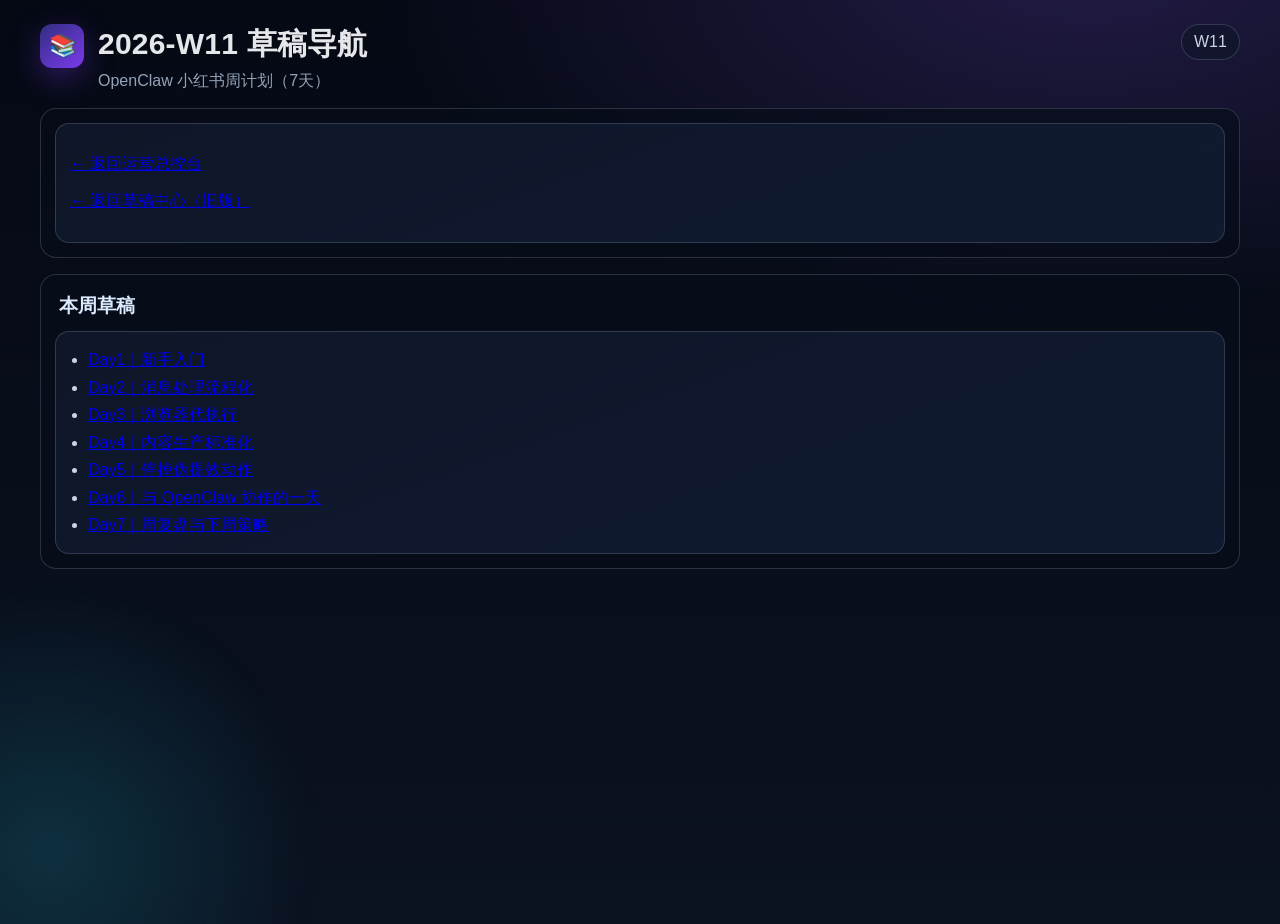
<file: drafts/2026-W11/index.html>
<!doctype html>
<html lang="zh-CN">
<head>
  <meta charset="UTF-8" />
  <meta name="viewport" content="width=device-width, initial-scale=1.0" />
  <title>2026-W11 草稿导航</title>
  <link rel="stylesheet" href="../../assets/style.css" />
</head>
<body>
  <div class="bg-glow"></div>
  <header class="topbar">
    <div class="brand">
      <div class="logo">📚</div>
      <div>
        <h1>2026-W11 草稿导航</h1>
        <p>OpenClaw 小红书周计划（7天）</p>
      </div>
    </div>
    <div class="version">W11</div>
  </header>

  <main class="container">
    <section class="panel">
      <div class="card">
        <p><a href="../../index.html">← 返回运营总控台</a></p>
        <p><a href="../../drafts.html">← 返回草稿中心（旧版）</a></p>
      </div>
    </section>

    <section class="panel">
      <h2>本周草稿</h2>
      <div class="card">
        <ul>
          <li><a href="./viewer.html?file=day1-%E6%96%B0%E6%89%8B%E5%85%A5%E9%97%A8.md">Day1｜新手入门</a></li>
          <li><a href="./viewer.html?file=day2-%E6%B6%88%E6%81%AF%E5%A4%84%E7%90%86%E6%B5%81%E7%A8%8B%E5%8C%96.md">Day2｜消息处理流程化</a></li>
          <li><a href="./viewer.html?file=day3-%E6%B5%8F%E8%A7%88%E5%99%A8%E4%BB%A3%E6%89%A7%E8%A1%8C.md">Day3｜浏览器代执行</a></li>
          <li><a href="./viewer.html?file=day4-%E5%86%85%E5%AE%B9%E7%94%9F%E4%BA%A7%E6%A0%87%E5%87%86%E5%8C%96.md">Day4｜内容生产标准化</a></li>
          <li><a href="./viewer.html?file=day5-%E5%81%9C%E6%8E%89%E4%BC%AA%E6%8F%90%E6%95%88%E5%8A%A8%E4%BD%9C.md">Day5｜停掉伪提效动作</a></li>
          <li><a href="./viewer.html?file=day6-%E4%B8%8EOpenClaw%E5%8D%8F%E4%BD%9C%E7%9A%84%E4%B8%80%E5%A4%A9.md">Day6｜与 OpenClaw 协作的一天</a></li>
          <li><a href="./viewer.html?file=day7-%E5%91%A8%E5%A4%8D%E7%9B%98%E4%B8%8E%E4%B8%8B%E5%91%A8%E7%AD%96%E7%95%A5.md">Day7｜周复盘与下周策略</a></li>
        </ul>
      </div>
    </section>
  </main>
</body>
</html>
</file>
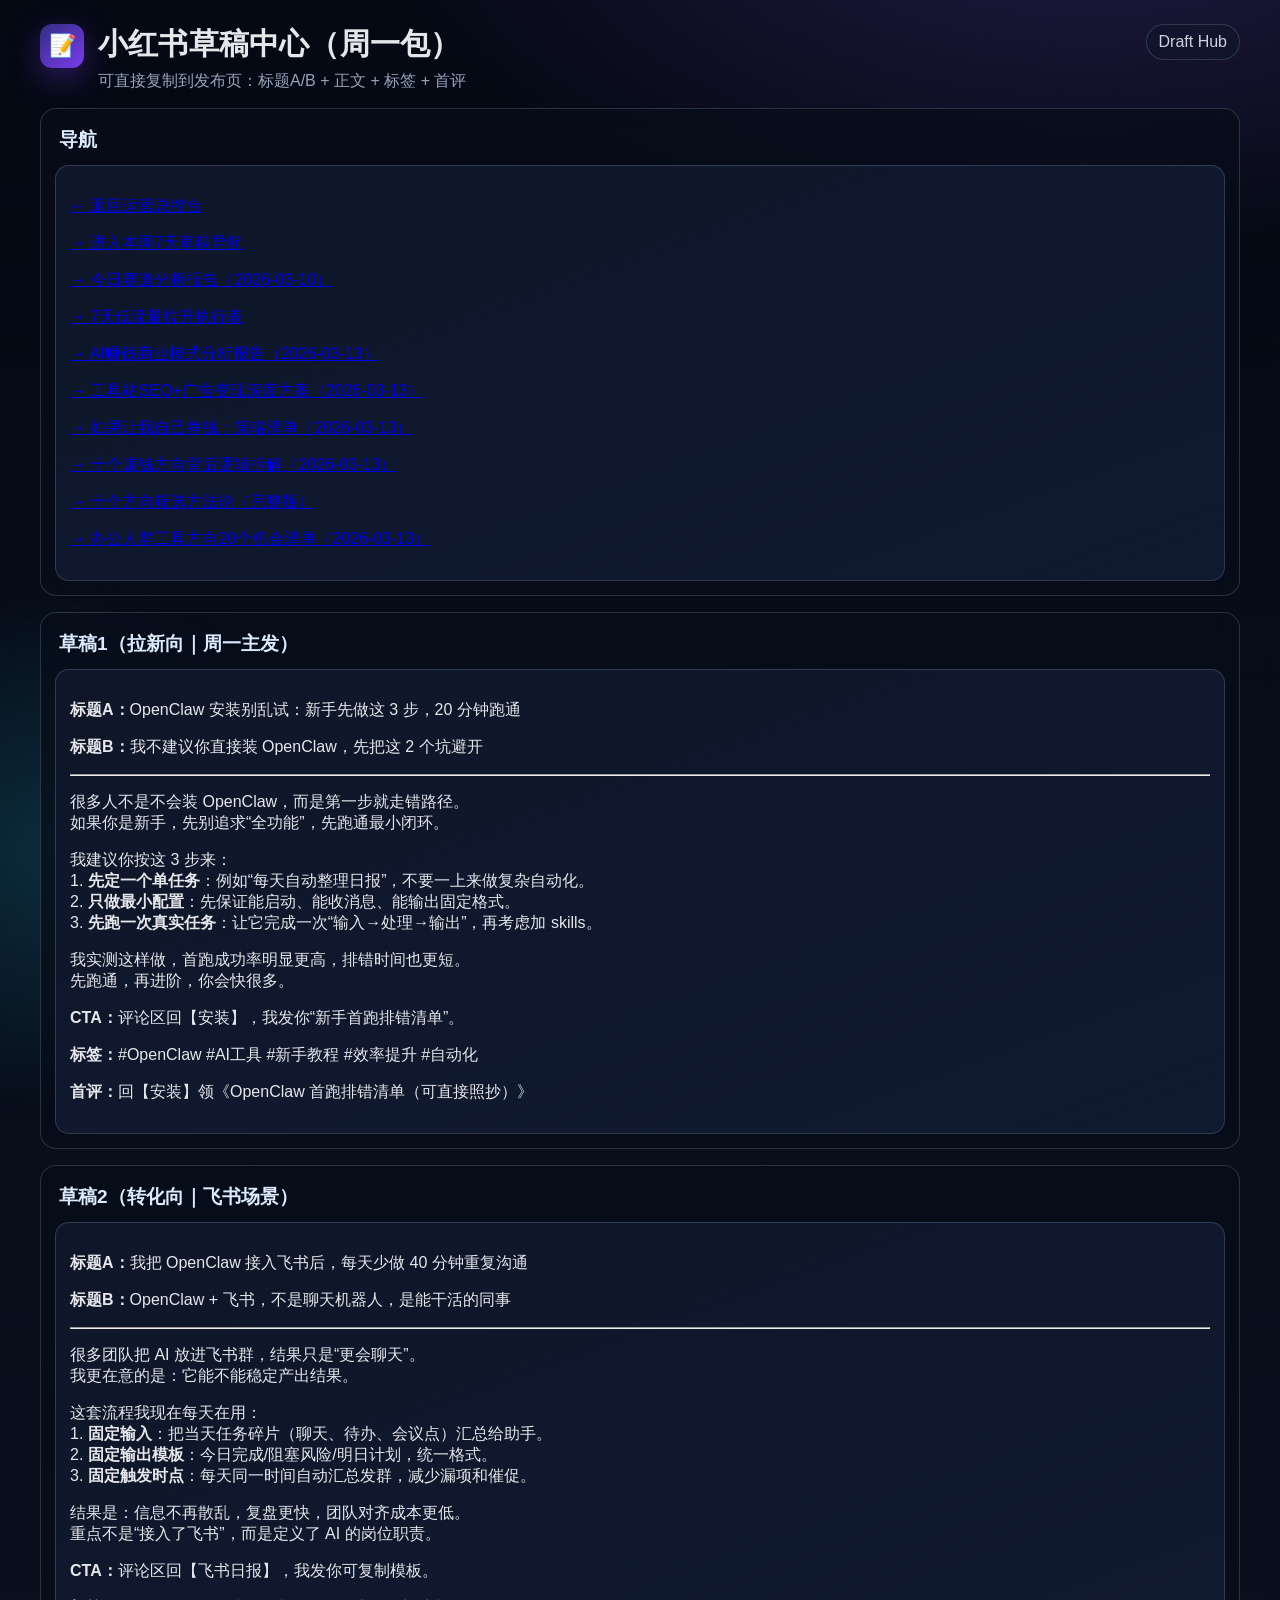
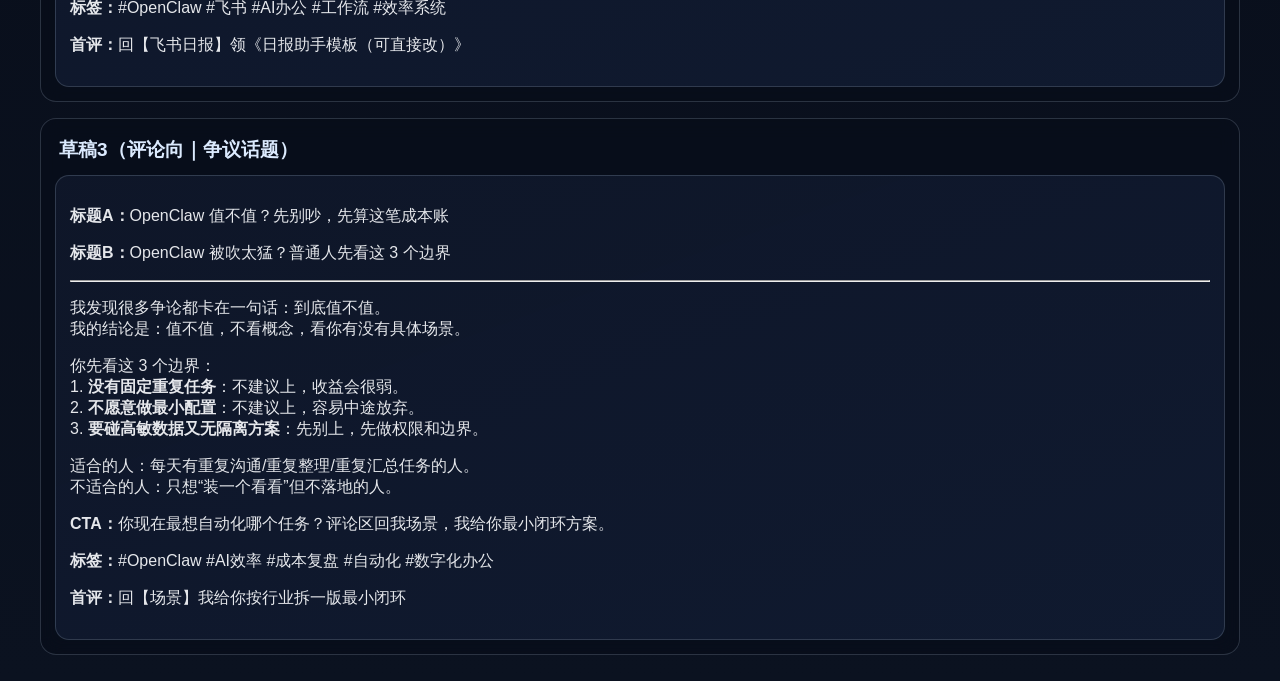
<file: drafts.html>
<!doctype html>
<html lang="zh-CN">
<head>
  <meta charset="UTF-8" />
  <meta name="viewport" content="width=device-width, initial-scale=1.0" />
  <title>OpenClaw × 小红书草稿中心</title>
  <link rel="stylesheet" href="./assets/style.css" />
</head>
<body>
  <div class="bg-glow"></div>

  <header class="topbar">
    <div class="brand">
      <div class="logo">📝</div>
      <div>
        <h1>小红书草稿中心（周一包）</h1>
        <p>可直接复制到发布页：标题A/B + 正文 + 标签 + 首评</p>
      </div>
    </div>
    <div class="version">Draft Hub</div>
  </header>

  <main class="container">
    <section class="panel">
      <h2>导航</h2>
      <div class="card">
        <p><a href="./index.html">← 返回运营总控台</a></p>
        <p><a href="./drafts/2026-W11/index.html">→ 进入本周7天草稿导航</a></p>
        <p><a href="./drafts/2026-03-10-赛道分析报告.html">→ 今日赛道分析报告（2026-03-10）</a></p>
        <p><a href="./drafts/2026-03-10-7天拉升执行表.html">→ 7天低流量拉升执行表</a></p>
        <p><a href="./drafts/2026-03-13-AI赚钱商业模式分析报告.html">→ AI赚钱商业模式分析报告（2026-03-13）</a></p>
        <p><a href="./drafts/2026-03-13-工具站SEO广告模式深度方案.html">→ 工具站SEO+广告变现深度方案（2026-03-13）</a></p>
        <p><a href="./drafts/2026-03-13-如果让我自己挣钱的策略清单.html">→ 如果让我自己挣钱：策略清单（2026-03-13）</a></p>
        <p><a href="./drafts/2026-03-13-十个赚钱方向背后逻辑拆解.html">→ 十个赚钱方向背后逻辑拆解（2026-03-13）</a></p>
        <p><a href="./drafts/2026-03-13-十个方向筛选方法论-完整版.html">→ 十个方向筛选方法论（完整版）</a></p>
        <p><a href="./drafts/2026-03-13-办公人群工具方向20个机会清单.html">→ 办公人群工具方向20个机会清单（2026-03-13）</a></p>
      </div>
    </section>

    <section class="panel">
      <h2>草稿1（拉新向｜周一主发）</h2>
      <div class="card">
        <p><strong>标题A：</strong>OpenClaw 安装别乱试：新手先做这 3 步，20 分钟跑通</p>
        <p><strong>标题B：</strong>我不建议你直接装 OpenClaw，先把这 2 个坑避开</p>
        <hr/>
        <p>很多人不是不会装 OpenClaw，而是第一步就走错路径。<br/>如果你是新手，先别追求“全功能”，先跑通最小闭环。</p>
        <p>我建议你按这 3 步来：<br/>
        1. <strong>先定一个单任务</strong>：例如“每天自动整理日报”，不要一上来做复杂自动化。<br/>
        2. <strong>只做最小配置</strong>：先保证能启动、能收消息、能输出固定格式。<br/>
        3. <strong>先跑一次真实任务</strong>：让它完成一次“输入→处理→输出”，再考虑加 skills。</p>
        <p>我实测这样做，首跑成功率明显更高，排错时间也更短。<br/>先跑通，再进阶，你会快很多。</p>
        <p><strong>CTA：</strong>评论区回【安装】，我发你“新手首跑排错清单”。</p>
        <p><strong>标签：</strong>#OpenClaw #AI工具 #新手教程 #效率提升 #自动化</p>
        <p><strong>首评：</strong>回【安装】领《OpenClaw 首跑排错清单（可直接照抄）》</p>
      </div>
    </section>

    <section class="panel">
      <h2>草稿2（转化向｜飞书场景）</h2>
      <div class="card">
        <p><strong>标题A：</strong>我把 OpenClaw 接入飞书后，每天少做 40 分钟重复沟通</p>
        <p><strong>标题B：</strong>OpenClaw + 飞书，不是聊天机器人，是能干活的同事</p>
        <hr/>
        <p>很多团队把 AI 放进飞书群，结果只是“更会聊天”。<br/>我更在意的是：它能不能稳定产出结果。</p>
        <p>这套流程我现在每天在用：<br/>
        1. <strong>固定输入</strong>：把当天任务碎片（聊天、待办、会议点）汇总给助手。<br/>
        2. <strong>固定输出模板</strong>：今日完成/阻塞风险/明日计划，统一格式。<br/>
        3. <strong>固定触发时点</strong>：每天同一时间自动汇总发群，减少漏项和催促。</p>
        <p>结果是：信息不再散乱，复盘更快，团队对齐成本更低。<br/>重点不是“接入了飞书”，而是定义了 AI 的岗位职责。</p>
        <p><strong>CTA：</strong>评论区回【飞书日报】，我发你可复制模板。</p>
        <p><strong>标签：</strong>#OpenClaw #飞书 #AI办公 #工作流 #效率系统</p>
        <p><strong>首评：</strong>回【飞书日报】领《日报助手模板（可直接改）》</p>
      </div>
    </section>

    <section class="panel">
      <h2>草稿3（评论向｜争议话题）</h2>
      <div class="card">
        <p><strong>标题A：</strong>OpenClaw 值不值？先别吵，先算这笔成本账</p>
        <p><strong>标题B：</strong>OpenClaw 被吹太猛？普通人先看这 3 个边界</p>
        <hr/>
        <p>我发现很多争论都卡在一句话：到底值不值。<br/>我的结论是：值不值，不看概念，看你有没有具体场景。</p>
        <p>你先看这 3 个边界：<br/>
        1. <strong>没有固定重复任务</strong>：不建议上，收益会很弱。<br/>
        2. <strong>不愿意做最小配置</strong>：不建议上，容易中途放弃。<br/>
        3. <strong>要碰高敏数据又无隔离方案</strong>：先别上，先做权限和边界。</p>
        <p>适合的人：每天有重复沟通/重复整理/重复汇总任务的人。<br/>
        不适合的人：只想“装一个看看”但不落地的人。</p>
        <p><strong>CTA：</strong>你现在最想自动化哪个任务？评论区回我场景，我给你最小闭环方案。</p>
        <p><strong>标签：</strong>#OpenClaw #AI效率 #成本复盘 #自动化 #数字化办公</p>
        <p><strong>首评：</strong>回【场景】我给你按行业拆一版最小闭环</p>
      </div>
    </section>
  </main>
</body>
</html>
</file>
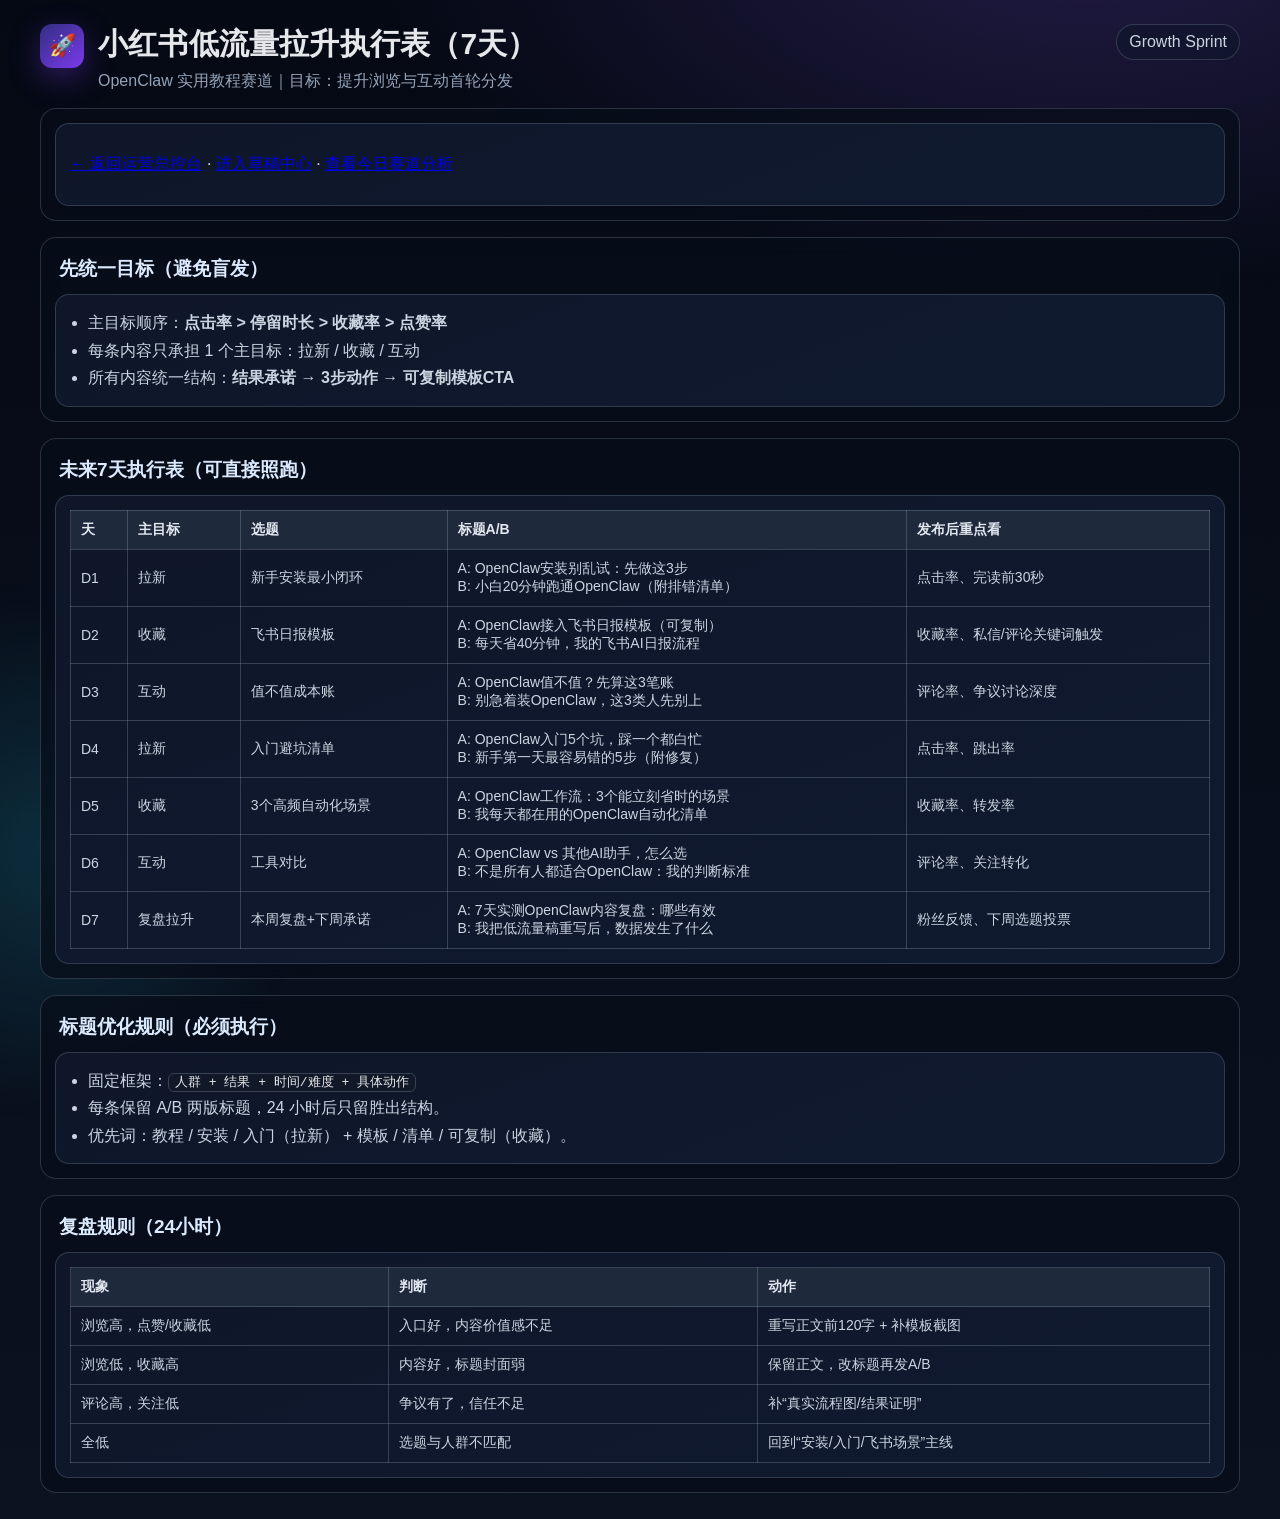
<file: drafts/2026-03-10-7天拉升执行表.html>
<!doctype html>
<html lang="zh-CN">
<head>
  <meta charset="UTF-8" />
  <meta name="viewport" content="width=device-width, initial-scale=1.0" />
  <title>小红书低流量拉升执行表（7天）</title>
  <link rel="stylesheet" href="../assets/style.css" />
</head>
<body>
  <div class="bg-glow"></div>
  <header class="topbar">
    <div class="brand">
      <div class="logo">🚀</div>
      <div>
        <h1>小红书低流量拉升执行表（7天）</h1>
        <p>OpenClaw 实用教程赛道｜目标：提升浏览与互动首轮分发</p>
      </div>
    </div>
    <div class="version">Growth Sprint</div>
  </header>

  <main class="container">
    <section class="panel">
      <div class="card">
        <p><a href="../index.html">← 返回运营总控台</a> · <a href="../drafts.html">进入草稿中心</a> · <a href="./2026-03-10-赛道分析报告.html">查看今日赛道分析</a></p>
      </div>
    </section>

    <section class="panel">
      <h2>先统一目标（避免盲发）</h2>
      <div class="card">
        <ul>
          <li>主目标顺序：<strong>点击率 &gt; 停留时长 &gt; 收藏率 &gt; 点赞率</strong></li>
          <li>每条内容只承担 1 个主目标：拉新 / 收藏 / 互动</li>
          <li>所有内容统一结构：<strong>结果承诺 → 3步动作 → 可复制模板CTA</strong></li>
        </ul>
      </div>
    </section>

    <section class="panel">
      <h2>未来7天执行表（可直接照跑）</h2>
      <div class="card">
        <table>
          <thead>
            <tr><th>天</th><th>主目标</th><th>选题</th><th>标题A/B</th><th>发布后重点看</th></tr>
          </thead>
          <tbody>
            <tr>
              <td>D1</td>
              <td>拉新</td>
              <td>新手安装最小闭环</td>
              <td>A: OpenClaw安装别乱试：先做这3步<br/>B: 小白20分钟跑通OpenClaw（附排错清单）</td>
              <td>点击率、完读前30秒</td>
            </tr>
            <tr>
              <td>D2</td>
              <td>收藏</td>
              <td>飞书日报模板</td>
              <td>A: OpenClaw接入飞书日报模板（可复制）<br/>B: 每天省40分钟，我的飞书AI日报流程</td>
              <td>收藏率、私信/评论关键词触发</td>
            </tr>
            <tr>
              <td>D3</td>
              <td>互动</td>
              <td>值不值成本账</td>
              <td>A: OpenClaw值不值？先算这3笔账<br/>B: 别急着装OpenClaw，这3类人先别上</td>
              <td>评论率、争议讨论深度</td>
            </tr>
            <tr>
              <td>D4</td>
              <td>拉新</td>
              <td>入门避坑清单</td>
              <td>A: OpenClaw入门5个坑，踩一个都白忙<br/>B: 新手第一天最容易错的5步（附修复）</td>
              <td>点击率、跳出率</td>
            </tr>
            <tr>
              <td>D5</td>
              <td>收藏</td>
              <td>3个高频自动化场景</td>
              <td>A: OpenClaw工作流：3个能立刻省时的场景<br/>B: 我每天都在用的OpenClaw自动化清单</td>
              <td>收藏率、转发率</td>
            </tr>
            <tr>
              <td>D6</td>
              <td>互动</td>
              <td>工具对比</td>
              <td>A: OpenClaw vs 其他AI助手，怎么选<br/>B: 不是所有人都适合OpenClaw：我的判断标准</td>
              <td>评论率、关注转化</td>
            </tr>
            <tr>
              <td>D7</td>
              <td>复盘拉升</td>
              <td>本周复盘+下周承诺</td>
              <td>A: 7天实测OpenClaw内容复盘：哪些有效<br/>B: 我把低流量稿重写后，数据发生了什么</td>
              <td>粉丝反馈、下周选题投票</td>
            </tr>
          </tbody>
        </table>
      </div>
    </section>

    <section class="panel">
      <h2>标题优化规则（必须执行）</h2>
      <div class="card">
        <ul>
          <li>固定框架：<code>人群 + 结果 + 时间/难度 + 具体动作</code></li>
          <li>每条保留 A/B 两版标题，24 小时后只留胜出结构。</li>
          <li>优先词：教程 / 安装 / 入门（拉新） + 模板 / 清单 / 可复制（收藏）。</li>
        </ul>
      </div>
    </section>

    <section class="panel">
      <h2>复盘规则（24小时）</h2>
      <div class="card">
        <table>
          <thead><tr><th>现象</th><th>判断</th><th>动作</th></tr></thead>
          <tbody>
            <tr><td>浏览高，点赞/收藏低</td><td>入口好，内容价值感不足</td><td>重写正文前120字 + 补模板截图</td></tr>
            <tr><td>浏览低，收藏高</td><td>内容好，标题封面弱</td><td>保留正文，改标题再发A/B</td></tr>
            <tr><td>评论高，关注低</td><td>争议有了，信任不足</td><td>补“真实流程图/结果证明”</td></tr>
            <tr><td>全低</td><td>选题与人群不匹配</td><td>回到“安装/入门/飞书场景”主线</td></tr>
          </tbody>
        </table>
      </div>
    </section>
  </main>
</body>
</html>
</file>
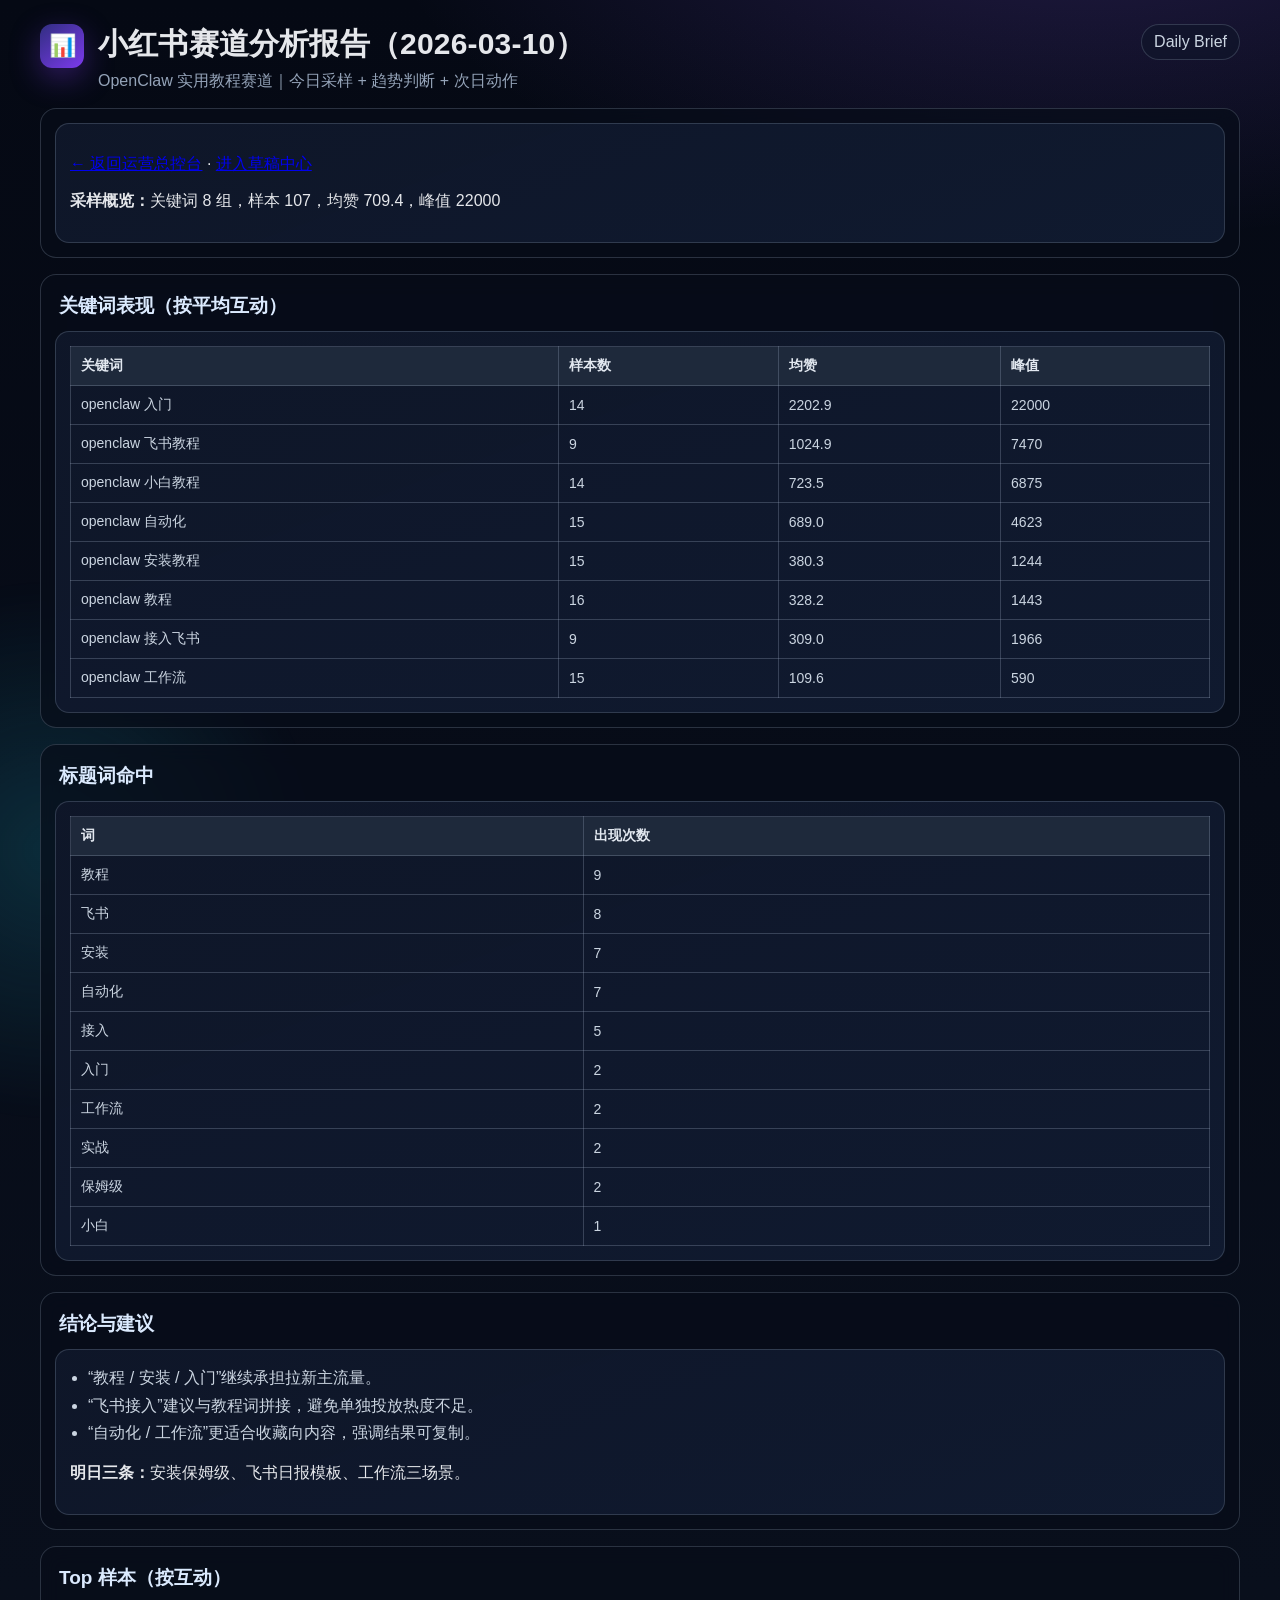
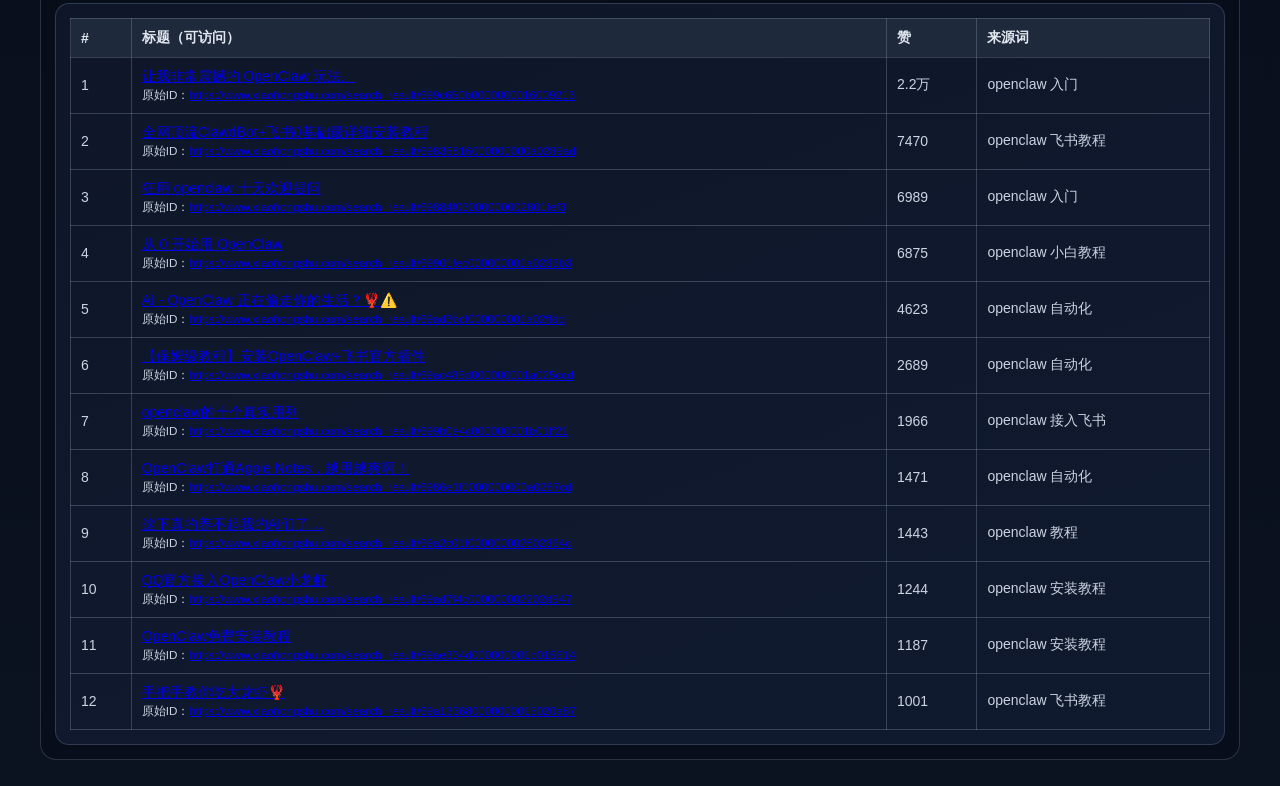
<file: drafts/2026-03-10-赛道分析报告.html>
<!doctype html><html lang="zh-CN"><head><meta charset="UTF-8"/><meta name="viewport" content="width=device-width, initial-scale=1.0"/><title>2026-03-10 小红书赛道分析报告</title><link rel="stylesheet" href="../assets/style.css"/></head><body><div class="bg-glow"></div><header class="topbar"><div class="brand"><div class="logo">📊</div><div><h1>小红书赛道分析报告（2026-03-10）</h1><p>OpenClaw 实用教程赛道｜今日采样 + 趋势判断 + 次日动作</p></div></div><div class="version">Daily Brief</div></header><main class="container"><section class="panel"><div class="card"><p><a href="../index.html">← 返回运营总控台</a> · <a href="../drafts.html">进入草稿中心</a></p><p><strong>采样概览：</strong>关键词 8 组，样本 107，均赞 709.4，峰值 22000</p></div></section><section class="panel"><h2>关键词表现（按平均互动）</h2><div class="card"><table><thead><tr><th>关键词</th><th>样本数</th><th>均赞</th><th>峰值</th></tr></thead><tbody><tr><td>openclaw 入门</td><td>14</td><td>2202.9</td><td>22000</td></tr><tr><td>openclaw 飞书教程</td><td>9</td><td>1024.9</td><td>7470</td></tr><tr><td>openclaw 小白教程</td><td>14</td><td>723.5</td><td>6875</td></tr><tr><td>openclaw 自动化</td><td>15</td><td>689.0</td><td>4623</td></tr><tr><td>openclaw 安装教程</td><td>15</td><td>380.3</td><td>1244</td></tr><tr><td>openclaw 教程</td><td>16</td><td>328.2</td><td>1443</td></tr><tr><td>openclaw 接入飞书</td><td>9</td><td>309.0</td><td>1966</td></tr><tr><td>openclaw 工作流</td><td>15</td><td>109.6</td><td>590</td></tr></tbody></table></div></section><section class="panel"><h2>标题词命中</h2><div class="card"><table><thead><tr><th>词</th><th>出现次数</th></tr></thead><tbody><tr><td>教程</td><td>9</td></tr><tr><td>飞书</td><td>8</td></tr><tr><td>安装</td><td>7</td></tr><tr><td>自动化</td><td>7</td></tr><tr><td>接入</td><td>5</td></tr><tr><td>入门</td><td>2</td></tr><tr><td>工作流</td><td>2</td></tr><tr><td>实战</td><td>2</td></tr><tr><td>保姆级</td><td>2</td></tr><tr><td>小白</td><td>1</td></tr></tbody></table></div></section><section class="panel"><h2>结论与建议</h2><div class="card"><ul><li>“教程 / 安装 / 入门”继续承担拉新主流量。</li><li>“飞书接入”建议与教程词拼接，避免单独投放热度不足。</li><li>“自动化 / 工作流”更适合收藏向内容，强调结果可复制。</li></ul><p><strong>明日三条：</strong>安装保姆级、飞书日报模板、工作流三场景。</p></div></section><section class="panel"><h2>Top 样本（按互动）</h2><div class="card"><table><thead><tr><th>#</th><th>标题（可访问）</th><th>赞</th><th>来源词</th></tr></thead><tbody><tr><td>1</td><td><a href="https://www.xiaohongshu.com/search_result?keyword=%E8%AE%A9%E6%88%91%E9%9D%9E%E5%B8%B8%E9%9C%87%E6%92%BC%E7%9A%84%20OpenClaw%20%E7%8E%A9%E6%B3%95%E3%80%82" target="_blank" rel="noopener">让我非常震撼的 OpenClaw 玩法。</a><br/><small>原始ID：<a href="https://www.xiaohongshu.com/search_result/699c650b0000000016009213" target="_blank" rel="noopener">https://www.xiaohongshu.com/search_result/699c650b0000000016009213</a></small></td><td>2.2万</td><td>openclaw 入门</td></tr><tr><td>2</td><td><a href="https://www.xiaohongshu.com/search_result?keyword=%E5%85%A8%E7%BD%91%E9%A1%B6%E6%B5%81ClawdBot%2B%E9%A3%9E%E4%B9%A60%E5%9F%BA%E7%A1%80%E6%9C%80%E8%AF%A6%E7%BB%86%E5%AE%89%E8%A3%85%E6%95%99%E7%A8%8B" target="_blank" rel="noopener">全网顶流ClawdBot+飞书0基础最详细安装教程</a><br/><small>原始ID：<a href="https://www.xiaohongshu.com/search_result/69835816000000000a0289ad" target="_blank" rel="noopener">https://www.xiaohongshu.com/search_result/69835816000000000a0289ad</a></small></td><td>7470</td><td>openclaw 飞书教程</td></tr><tr><td>3</td><td><a href="https://www.xiaohongshu.com/search_result?keyword=%E7%8B%82%E7%94%A8%20openclaw%20%E5%8D%81%E5%A4%A9%E6%AC%A2%E8%BF%8E%E6%8F%90%E9%97%AE" target="_blank" rel="noopener">狂用 openclaw 十天欢迎提问</a><br/><small>原始ID：<a href="https://www.xiaohongshu.com/search_result/69884f03000000002801fef3" target="_blank" rel="noopener">https://www.xiaohongshu.com/search_result/69884f03000000002801fef3</a></small></td><td>6989</td><td>openclaw 入门</td></tr><tr><td>4</td><td><a href="https://www.xiaohongshu.com/search_result?keyword=%E4%BB%8E%200%20%E5%BC%80%E5%A7%8B%E7%94%A8%20OpenClaw" target="_blank" rel="noopener">从 0 开始用 OpenClaw</a><br/><small>原始ID：<a href="https://www.xiaohongshu.com/search_result/69901fec000000001a0233b3" target="_blank" rel="noopener">https://www.xiaohongshu.com/search_result/69901fec000000001a0233b3</a></small></td><td>6875</td><td>openclaw 小白教程</td></tr><tr><td>5</td><td><a href="https://www.xiaohongshu.com/search_result?keyword=AI%20-%20OpenClaw%20%E6%AD%A3%E5%9C%A8%E5%81%B7%E8%B5%B0%E4%BD%A0%E7%9A%84%E7%94%9F%E6%B4%BB%EF%BC%9F%F0%9F%A6%9E%E2%9A%A0%EF%B8%8F" target="_blank" rel="noopener">AI - OpenClaw 正在偷走你的生活？🦞⚠️</a><br/><small>原始ID：<a href="https://www.xiaohongshu.com/search_result/69ad3bcf000000001a02ffdd" target="_blank" rel="noopener">https://www.xiaohongshu.com/search_result/69ad3bcf000000001a02ffdd</a></small></td><td>4623</td><td>openclaw 自动化</td></tr><tr><td>6</td><td><a href="https://www.xiaohongshu.com/search_result?keyword=%E3%80%90%E4%BF%9D%E5%A7%86%E7%BA%A7%E6%95%99%E7%A8%8B%E3%80%91%E5%AE%89%E8%A3%85OpenClaw%2B%E9%A3%9E%E4%B9%A6%E5%AE%98%E6%96%B9%E6%8F%92%E4%BB%B6" target="_blank" rel="noopener">【保姆级教程】安装OpenClaw+飞书官方插件</a><br/><small>原始ID：<a href="https://www.xiaohongshu.com/search_result/69ac485d000000001a025ccd" target="_blank" rel="noopener">https://www.xiaohongshu.com/search_result/69ac485d000000001a025ccd</a></small></td><td>2689</td><td>openclaw 自动化</td></tr><tr><td>7</td><td><a href="https://www.xiaohongshu.com/search_result?keyword=openclaw%E7%9A%84%E5%8D%81%E4%B8%AA%E7%9C%9F%E5%AE%9E%E7%94%A8%E5%88%97" target="_blank" rel="noopener">openclaw的十个真实用列</a><br/><small>原始ID：<a href="https://www.xiaohongshu.com/search_result/699b0e4c000000001b01ff21" target="_blank" rel="noopener">https://www.xiaohongshu.com/search_result/699b0e4c000000001b01ff21</a></small></td><td>1966</td><td>openclaw 接入飞书</td></tr><tr><td>8</td><td><a href="https://www.xiaohongshu.com/search_result?keyword=OpenClaw%E6%89%93%E9%80%9AApple%20Notes%EF%BC%8C%E8%B6%8A%E7%94%A8%E8%B6%8A%E7%88%BD%E5%95%8A%EF%BC%81" target="_blank" rel="noopener">OpenClaw打通Apple Notes，越用越爽啊！</a><br/><small>原始ID：<a href="https://www.xiaohongshu.com/search_result/6986e1f1000000000a0287cd" target="_blank" rel="noopener">https://www.xiaohongshu.com/search_result/6986e1f1000000000a0287cd</a></small></td><td>1471</td><td>openclaw 自动化</td></tr><tr><td>9</td><td><a href="https://www.xiaohongshu.com/search_result?keyword=%E8%BF%99%E4%B8%8B%E7%9C%9F%E7%9A%84%E5%85%BB%E4%B8%8D%E8%B5%B7%E6%88%91%E7%9A%84AI%E4%BB%AC%E4%BA%86%E2%80%A6" target="_blank" rel="noopener">这下真的养不起我的AI们了…</a><br/><small>原始ID：<a href="https://www.xiaohongshu.com/search_result/69a2c01f000000002802364c" target="_blank" rel="noopener">https://www.xiaohongshu.com/search_result/69a2c01f000000002802364c</a></small></td><td>1443</td><td>openclaw 教程</td></tr><tr><td>10</td><td><a href="https://www.xiaohongshu.com/search_result?keyword=QQ%E5%AE%98%E6%96%B9%E6%8E%A5%E5%85%A5OpenClaw%E5%B0%8F%E9%BE%99%E8%99%BE" target="_blank" rel="noopener">QQ官方接入OpenClaw小龙虾</a><br/><small>原始ID：<a href="https://www.xiaohongshu.com/search_result/69ad7f4c000000002202d947" target="_blank" rel="noopener">https://www.xiaohongshu.com/search_result/69ad7f4c000000002202d947</a></small></td><td>1244</td><td>openclaw 安装教程</td></tr><tr><td>11</td><td><a href="https://www.xiaohongshu.com/search_result?keyword=OpenClaw%E5%85%8D%E8%B4%B9%E5%AE%89%E8%A3%85%E6%95%99%E7%A8%8B" target="_blank" rel="noopener">OpenClaw免费安装教程</a><br/><small>原始ID：<a href="https://www.xiaohongshu.com/search_result/69ae334d000000001b015614" target="_blank" rel="noopener">https://www.xiaohongshu.com/search_result/69ae334d000000001b015614</a></small></td><td>1187</td><td>openclaw 安装教程</td></tr><tr><td>12</td><td><a href="https://www.xiaohongshu.com/search_result?keyword=%E6%89%8B%E6%8A%8A%E6%89%8B%E6%95%99%E4%BD%A0%E5%90%83%E5%A4%A7%E9%BE%99%E8%99%BE%F0%9F%A6%9E" target="_blank" rel="noopener">手把手教你吃大龙虾🦞</a><br/><small>原始ID：<a href="https://www.xiaohongshu.com/search_result/69a133680000000015020a87" target="_blank" rel="noopener">https://www.xiaohongshu.com/search_result/69a133680000000015020a87</a></small></td><td>1001</td><td>openclaw 飞书教程</td></tr></tbody></table></div></section></main></body></html>
</file>
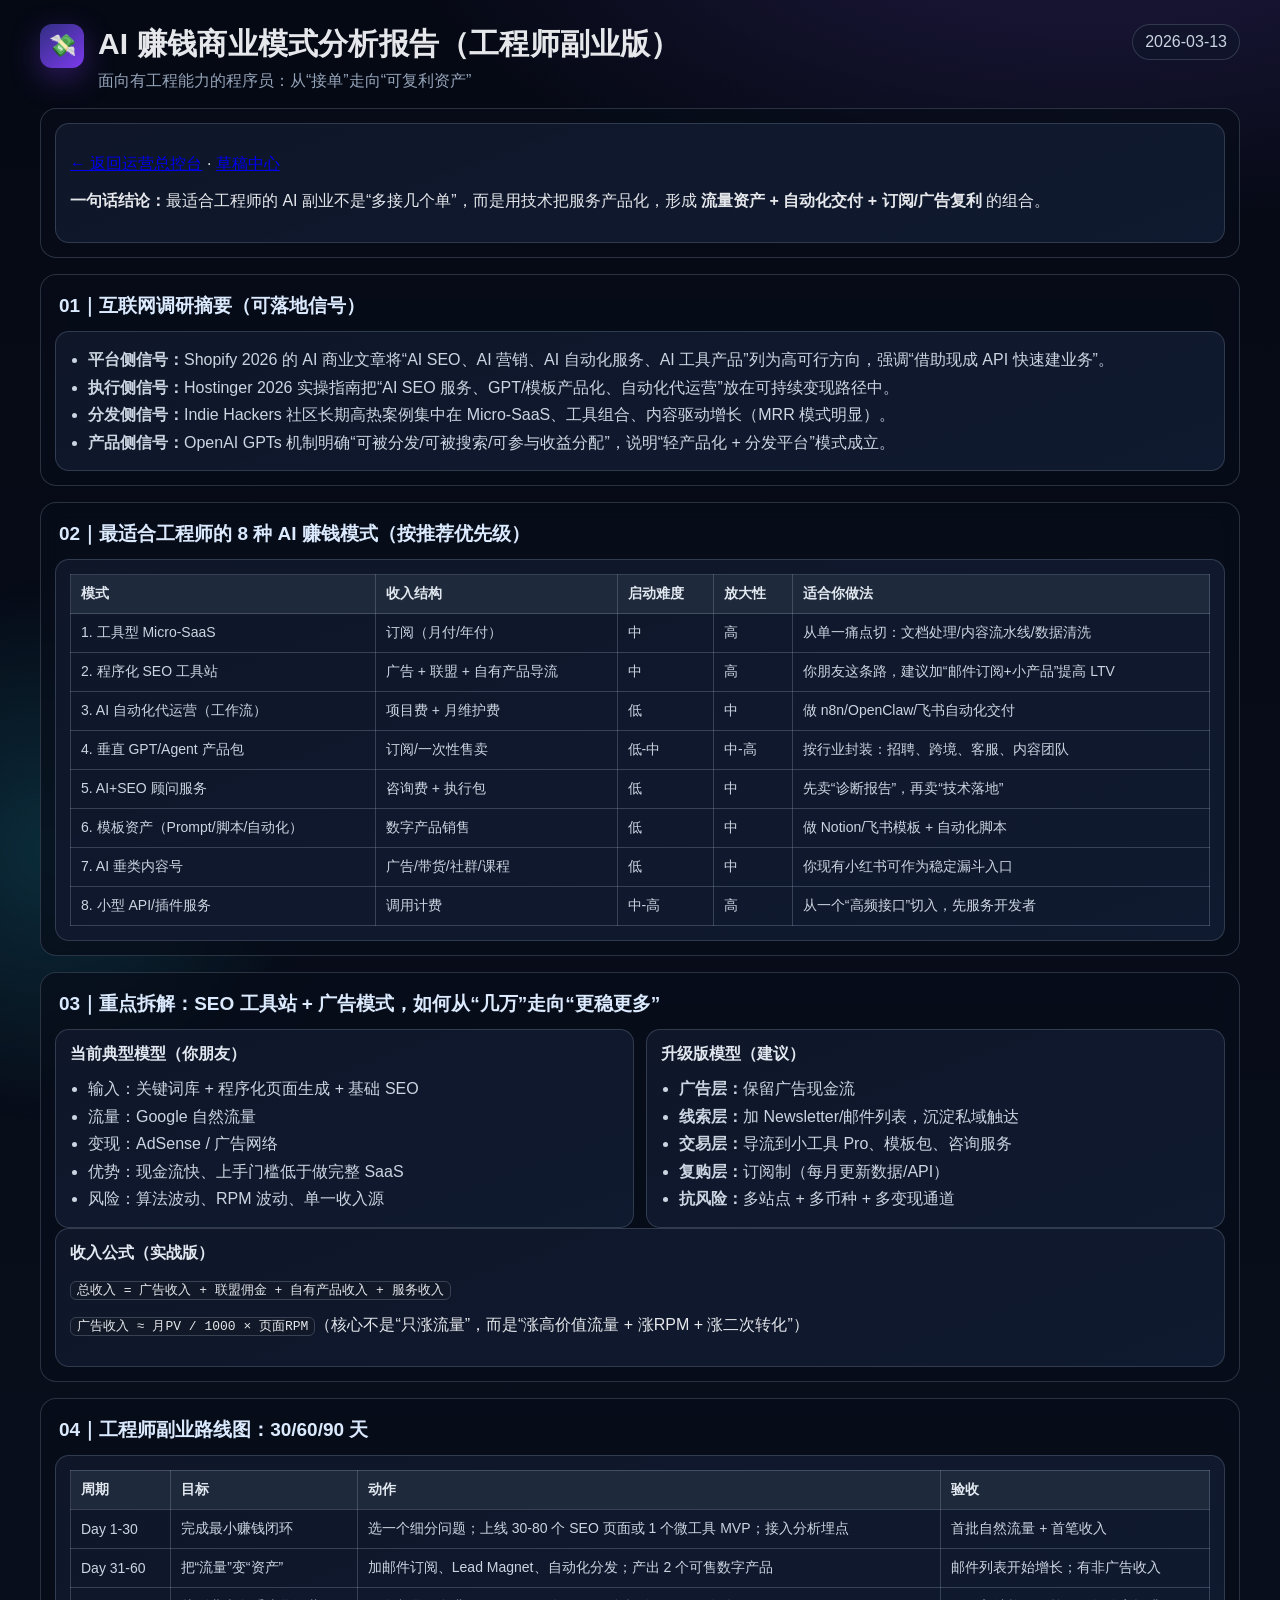
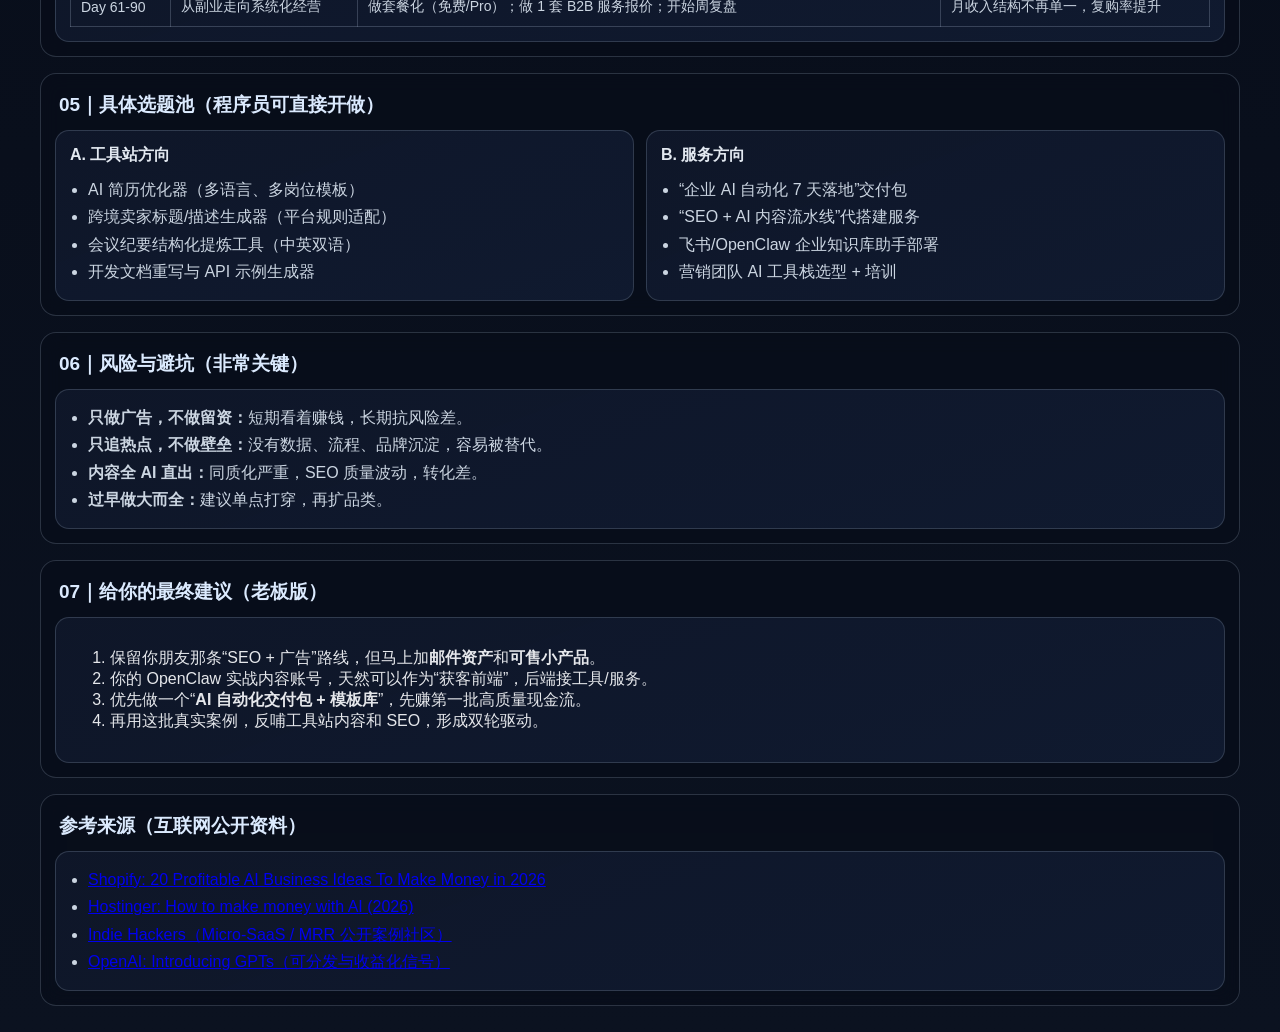
<file: drafts/2026-03-13-AI赚钱商业模式分析报告.html>
<!doctype html>
<html lang="zh-CN">
<head>
  <meta charset="UTF-8" />
  <meta name="viewport" content="width=device-width, initial-scale=1.0" />
  <title>AI 赚钱商业模式分析报告（工程师副业版）</title>
  <link rel="stylesheet" href="../assets/style.css" />
</head>
<body>
  <div class="bg-glow"></div>
  <header class="topbar">
    <div class="brand">
      <div class="logo">💸</div>
      <div>
        <h1>AI 赚钱商业模式分析报告（工程师副业版）</h1>
        <p>面向有工程能力的程序员：从“接单”走向“可复利资产”</p>
      </div>
    </div>
    <div class="version">2026-03-13</div>
  </header>

  <main class="container">
    <section class="panel">
      <div class="card">
        <p><a href="../index.html">← 返回运营总控台</a> · <a href="../drafts.html">草稿中心</a></p>
        <p><strong>一句话结论：</strong>最适合工程师的 AI 副业不是“多接几个单”，而是用技术把服务产品化，形成 <strong>流量资产 + 自动化交付 + 订阅/广告复利</strong> 的组合。</p>
      </div>
    </section>

    <section class="panel">
      <h2>01｜互联网调研摘要（可落地信号）</h2>
      <div class="card">
        <ul>
          <li><strong>平台侧信号：</strong>Shopify 2026 的 AI 商业文章将“AI SEO、AI 营销、AI 自动化服务、AI 工具产品”列为高可行方向，强调“借助现成 API 快速建业务”。</li>
          <li><strong>执行侧信号：</strong>Hostinger 2026 实操指南把“AI SEO 服务、GPT/模板产品化、自动化代运营”放在可持续变现路径中。</li>
          <li><strong>分发侧信号：</strong>Indie Hackers 社区长期高热案例集中在 Micro-SaaS、工具组合、内容驱动增长（MRR 模式明显）。</li>
          <li><strong>产品侧信号：</strong>OpenAI GPTs 机制明确“可被分发/可被搜索/可参与收益分配”，说明“轻产品化 + 分发平台”模式成立。</li>
        </ul>
      </div>
    </section>

    <section class="panel">
      <h2>02｜最适合工程师的 8 种 AI 赚钱模式（按推荐优先级）</h2>
      <div class="card">
        <table>
          <thead><tr><th>模式</th><th>收入结构</th><th>启动难度</th><th>放大性</th><th>适合你做法</th></tr></thead>
          <tbody>
            <tr><td>1. 工具型 Micro-SaaS</td><td>订阅（月付/年付）</td><td>中</td><td>高</td><td>从单一痛点切：文档处理/内容流水线/数据清洗</td></tr>
            <tr><td>2. 程序化 SEO 工具站</td><td>广告 + 联盟 + 自有产品导流</td><td>中</td><td>高</td><td>你朋友这条路，建议加“邮件订阅+小产品”提高 LTV</td></tr>
            <tr><td>3. AI 自动化代运营（工作流）</td><td>项目费 + 月维护费</td><td>低</td><td>中</td><td>做 n8n/OpenClaw/飞书自动化交付</td></tr>
            <tr><td>4. 垂直 GPT/Agent 产品包</td><td>订阅/一次性售卖</td><td>低-中</td><td>中-高</td><td>按行业封装：招聘、跨境、客服、内容团队</td></tr>
            <tr><td>5. AI+SEO 顾问服务</td><td>咨询费 + 执行包</td><td>低</td><td>中</td><td>先卖“诊断报告”，再卖“技术落地”</td></tr>
            <tr><td>6. 模板资产（Prompt/脚本/自动化）</td><td>数字产品销售</td><td>低</td><td>中</td><td>做 Notion/飞书模板 + 自动化脚本</td></tr>
            <tr><td>7. AI 垂类内容号</td><td>广告/带货/社群/课程</td><td>低</td><td>中</td><td>你现有小红书可作为稳定漏斗入口</td></tr>
            <tr><td>8. 小型 API/插件服务</td><td>调用计费</td><td>中-高</td><td>高</td><td>从一个“高频接口”切入，先服务开发者</td></tr>
          </tbody>
        </table>
      </div>
    </section>

    <section class="panel">
      <h2>03｜重点拆解：SEO 工具站 + 广告模式，如何从“几万”走向“更稳更多”</h2>
      <div class="columns-2">
        <div class="card">
          <h3>当前典型模型（你朋友）</h3>
          <ul>
            <li>输入：关键词库 + 程序化页面生成 + 基础 SEO</li>
            <li>流量：Google 自然流量</li>
            <li>变现：AdSense / 广告网络</li>
            <li>优势：现金流快、上手门槛低于做完整 SaaS</li>
            <li>风险：算法波动、RPM 波动、单一收入源</li>
          </ul>
        </div>
        <div class="card">
          <h3>升级版模型（建议）</h3>
          <ul>
            <li><strong>广告层：</strong>保留广告现金流</li>
            <li><strong>线索层：</strong>加 Newsletter/邮件列表，沉淀私域触达</li>
            <li><strong>交易层：</strong>导流到小工具 Pro、模板包、咨询服务</li>
            <li><strong>复购层：</strong>订阅制（每月更新数据/API）</li>
            <li><strong>抗风险：</strong>多站点 + 多币种 + 多变现通道</li>
          </ul>
        </div>
      </div>
      <div class="card">
        <h3>收入公式（实战版）</h3>
        <p><code>总收入 = 广告收入 + 联盟佣金 + 自有产品收入 + 服务收入</code></p>
        <p><code>广告收入 ≈ 月PV / 1000 × 页面RPM</code>（核心不是“只涨流量”，而是“涨高价值流量 + 涨RPM + 涨二次转化”）</p>
      </div>
    </section>

    <section class="panel">
      <h2>04｜工程师副业路线图：30/60/90 天</h2>
      <div class="card">
        <table>
          <thead><tr><th>周期</th><th>目标</th><th>动作</th><th>验收</th></tr></thead>
          <tbody>
            <tr><td>Day 1-30</td><td>完成最小赚钱闭环</td><td>选一个细分问题；上线 30-80 个 SEO 页面或 1 个微工具 MVP；接入分析埋点</td><td>首批自然流量 + 首笔收入</td></tr>
            <tr><td>Day 31-60</td><td>把“流量”变“资产”</td><td>加邮件订阅、Lead Magnet、自动化分发；产出 2 个可售数字产品</td><td>邮件列表开始增长；有非广告收入</td></tr>
            <tr><td>Day 61-90</td><td>从副业走向系统化经营</td><td>做套餐化（免费/Pro）；做 1 套 B2B 服务报价；开始周复盘</td><td>月收入结构不再单一，复购率提升</td></tr>
          </tbody>
        </table>
      </div>
    </section>

    <section class="panel">
      <h2>05｜具体选题池（程序员可直接开做）</h2>
      <div class="columns-2">
        <div class="card">
          <h3>A. 工具站方向</h3>
          <ul>
            <li>AI 简历优化器（多语言、多岗位模板）</li>
            <li>跨境卖家标题/描述生成器（平台规则适配）</li>
            <li>会议纪要结构化提炼工具（中英双语）</li>
            <li>开发文档重写与 API 示例生成器</li>
          </ul>
        </div>
        <div class="card">
          <h3>B. 服务方向</h3>
          <ul>
            <li>“企业 AI 自动化 7 天落地”交付包</li>
            <li>“SEO + AI 内容流水线”代搭建服务</li>
            <li>飞书/OpenClaw 企业知识库助手部署</li>
            <li>营销团队 AI 工具栈选型 + 培训</li>
          </ul>
        </div>
      </div>
    </section>

    <section class="panel">
      <h2>06｜风险与避坑（非常关键）</h2>
      <div class="card">
        <ul>
          <li><strong>只做广告，不做留资：</strong>短期看着赚钱，长期抗风险差。</li>
          <li><strong>只追热点，不做壁垒：</strong>没有数据、流程、品牌沉淀，容易被替代。</li>
          <li><strong>内容全 AI 直出：</strong>同质化严重，SEO 质量波动，转化差。</li>
          <li><strong>过早做大而全：</strong>建议单点打穿，再扩品类。</li>
        </ul>
      </div>
    </section>

    <section class="panel">
      <h2>07｜给你的最终建议（老板版）</h2>
      <div class="card">
        <ol>
          <li>保留你朋友那条“SEO + 广告”路线，但马上加<strong>邮件资产</strong>和<strong>可售小产品</strong>。</li>
          <li>你的 OpenClaw 实战内容账号，天然可以作为“获客前端”，后端接工具/服务。</li>
          <li>优先做一个“<strong>AI 自动化交付包 + 模板库</strong>”，先赚第一批高质量现金流。</li>
          <li>再用这批真实案例，反哺工具站内容和 SEO，形成双轮驱动。</li>
        </ol>
      </div>
    </section>

    <section class="panel">
      <h2>参考来源（互联网公开资料）</h2>
      <div class="card">
        <ul>
          <li><a href="https://www.shopify.com/blog/ai-business-ideas" target="_blank">Shopify: 20 Profitable AI Business Ideas To Make Money in 2026</a></li>
          <li><a href="https://www.hostinger.com/tutorials/how-to-make-money-with-ai" target="_blank">Hostinger: How to make money with AI (2026)</a></li>
          <li><a href="https://www.indiehackers.com/" target="_blank">Indie Hackers（Micro-SaaS / MRR 公开案例社区）</a></li>
          <li><a href="https://openai.com/index/introducing-gpts/" target="_blank">OpenAI: Introducing GPTs（可分发与收益化信号）</a></li>
        </ul>
      </div>
    </section>
  </main>
</body>
</html>
</file>
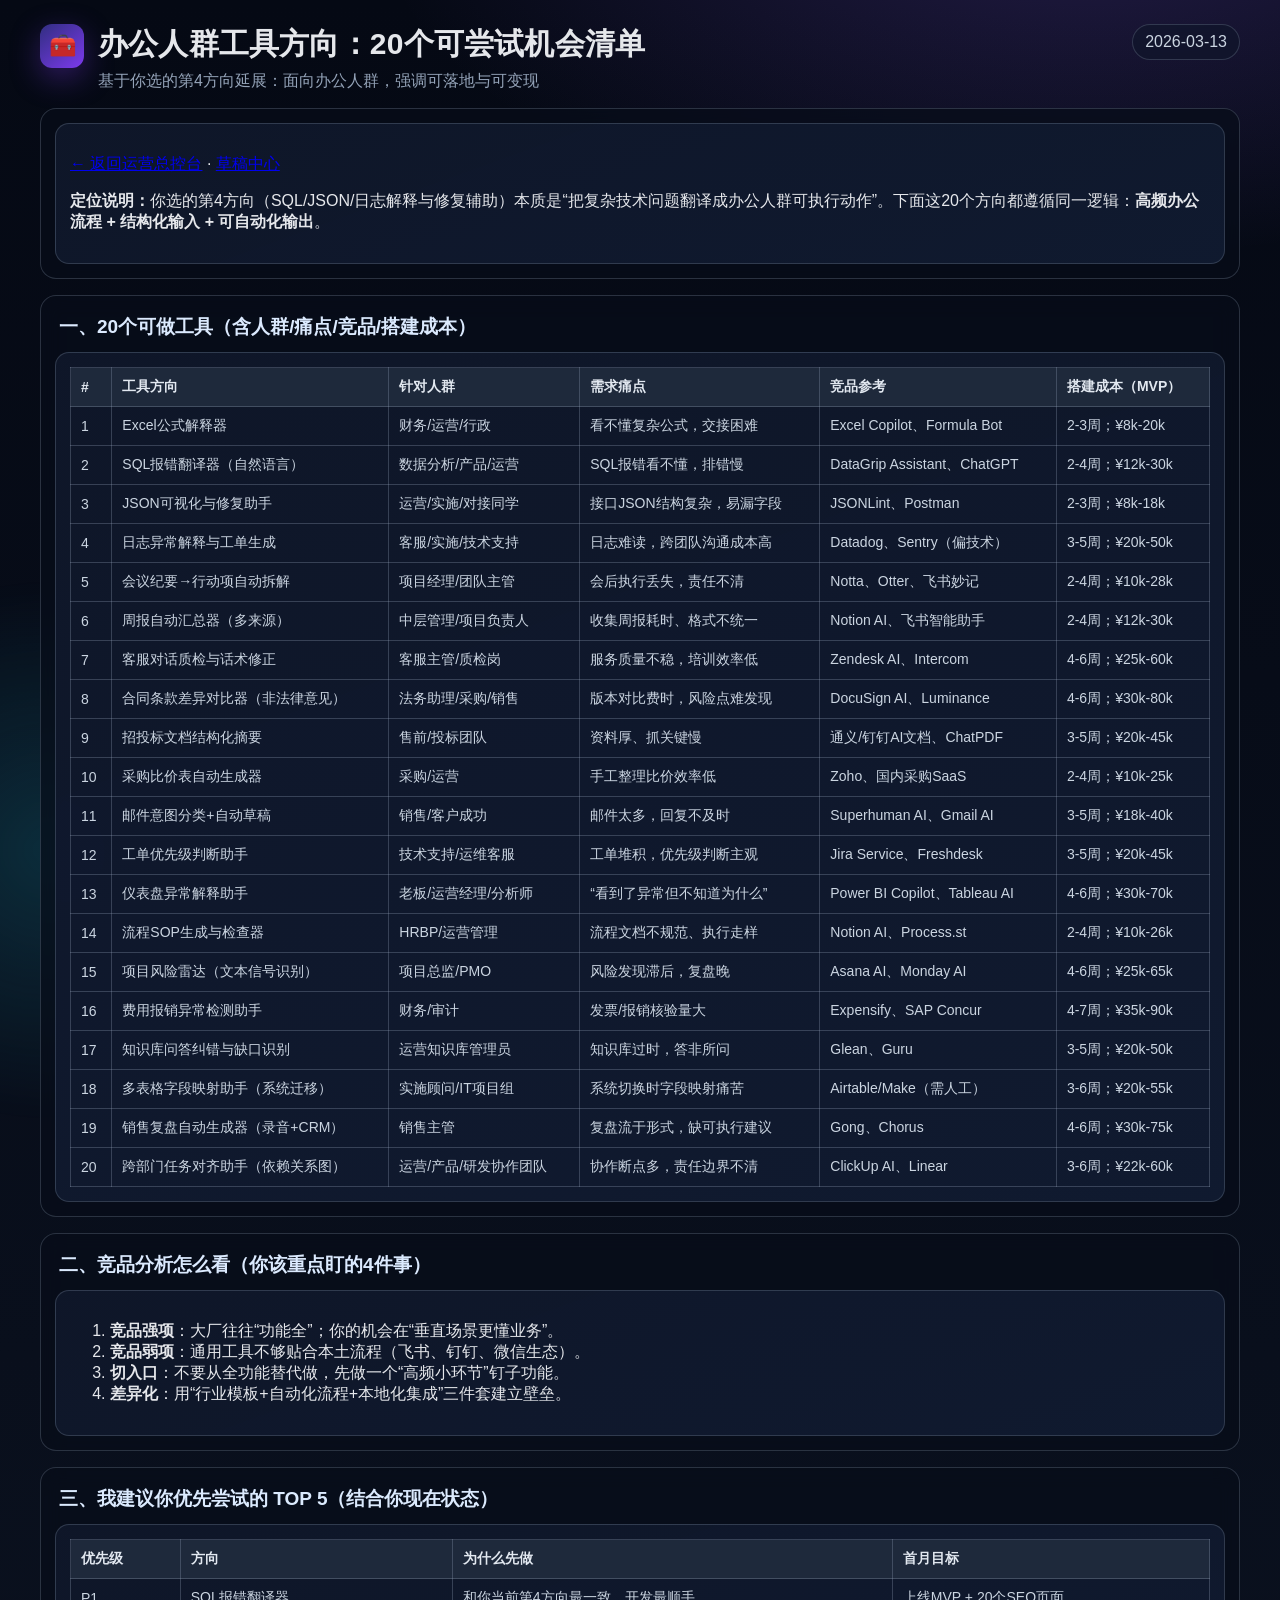
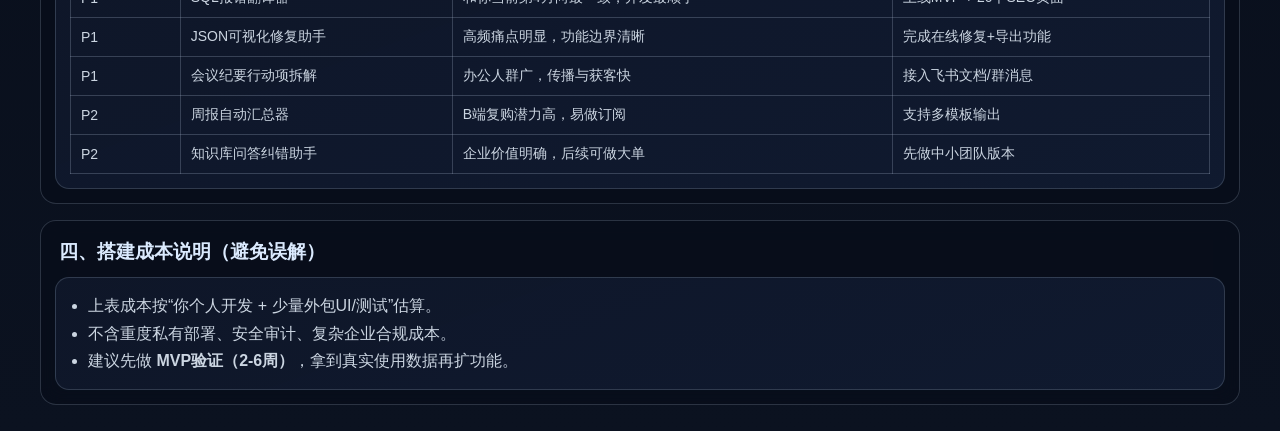
<file: drafts/2026-03-13-办公人群工具方向20个机会清单.html>
<!doctype html>
<html lang="zh-CN">
<head>
  <meta charset="UTF-8" />
  <meta name="viewport" content="width=device-width, initial-scale=1.0" />
  <title>办公人群工具方向：20个可尝试机会（含人群/痛点/竞品/成本）</title>
  <link rel="stylesheet" href="../assets/style.css" />
</head>
<body>
  <div class="bg-glow"></div>
  <header class="topbar">
    <div class="brand">
      <div class="logo">🧰</div>
      <div>
        <h1>办公人群工具方向：20个可尝试机会清单</h1>
        <p>基于你选的第4方向延展：面向办公人群，强调可落地与可变现</p>
      </div>
    </div>
    <div class="version">2026-03-13</div>
  </header>

  <main class="container">
    <section class="panel">
      <div class="card">
        <p><a href="../index.html">← 返回运营总控台</a> · <a href="../drafts.html">草稿中心</a></p>
        <p><strong>定位说明：</strong>你选的第4方向（SQL/JSON/日志解释与修复辅助）本质是“把复杂技术问题翻译成办公人群可执行动作”。下面这20个方向都遵循同一逻辑：<strong>高频办公流程 + 结构化输入 + 可自动化输出</strong>。</p>
      </div>
    </section>

    <section class="panel">
      <h2>一、20个可做工具（含人群/痛点/竞品/搭建成本）</h2>
      <div class="card">
        <table>
          <thead>
            <tr>
              <th>#</th><th>工具方向</th><th>针对人群</th><th>需求痛点</th><th>竞品参考</th><th>搭建成本（MVP）</th>
            </tr>
          </thead>
          <tbody>
            <tr><td>1</td><td>Excel公式解释器</td><td>财务/运营/行政</td><td>看不懂复杂公式，交接困难</td><td>Excel Copilot、Formula Bot</td><td>2-3周；¥8k-20k</td></tr>
            <tr><td>2</td><td>SQL报错翻译器（自然语言）</td><td>数据分析/产品/运营</td><td>SQL报错看不懂，排错慢</td><td>DataGrip Assistant、ChatGPT</td><td>2-4周；¥12k-30k</td></tr>
            <tr><td>3</td><td>JSON可视化与修复助手</td><td>运营/实施/对接同学</td><td>接口JSON结构复杂，易漏字段</td><td>JSONLint、Postman</td><td>2-3周；¥8k-18k</td></tr>
            <tr><td>4</td><td>日志异常解释与工单生成</td><td>客服/实施/技术支持</td><td>日志难读，跨团队沟通成本高</td><td>Datadog、Sentry（偏技术）</td><td>3-5周；¥20k-50k</td></tr>
            <tr><td>5</td><td>会议纪要→行动项自动拆解</td><td>项目经理/团队主管</td><td>会后执行丢失，责任不清</td><td>Notta、Otter、飞书妙记</td><td>2-4周；¥10k-28k</td></tr>
            <tr><td>6</td><td>周报自动汇总器（多来源）</td><td>中层管理/项目负责人</td><td>收集周报耗时、格式不统一</td><td>Notion AI、飞书智能助手</td><td>2-4周；¥12k-30k</td></tr>
            <tr><td>7</td><td>客服对话质检与话术修正</td><td>客服主管/质检岗</td><td>服务质量不稳，培训效率低</td><td>Zendesk AI、Intercom</td><td>4-6周；¥25k-60k</td></tr>
            <tr><td>8</td><td>合同条款差异对比器（非法律意见）</td><td>法务助理/采购/销售</td><td>版本对比费时，风险点难发现</td><td>DocuSign AI、Luminance</td><td>4-6周；¥30k-80k</td></tr>
            <tr><td>9</td><td>招投标文档结构化摘要</td><td>售前/投标团队</td><td>资料厚、抓关键慢</td><td>通义/钉钉AI文档、ChatPDF</td><td>3-5周；¥20k-45k</td></tr>
            <tr><td>10</td><td>采购比价表自动生成器</td><td>采购/运营</td><td>手工整理比价效率低</td><td>Zoho、国内采购SaaS</td><td>2-4周；¥10k-25k</td></tr>
            <tr><td>11</td><td>邮件意图分类+自动草稿</td><td>销售/客户成功</td><td>邮件太多，回复不及时</td><td>Superhuman AI、Gmail AI</td><td>3-5周；¥18k-40k</td></tr>
            <tr><td>12</td><td>工单优先级判断助手</td><td>技术支持/运维客服</td><td>工单堆积，优先级判断主观</td><td>Jira Service、Freshdesk</td><td>3-5周；¥20k-45k</td></tr>
            <tr><td>13</td><td>仪表盘异常解释助手</td><td>老板/运营经理/分析师</td><td>“看到了异常但不知道为什么”</td><td>Power BI Copilot、Tableau AI</td><td>4-6周；¥30k-70k</td></tr>
            <tr><td>14</td><td>流程SOP生成与检查器</td><td>HRBP/运营管理</td><td>流程文档不规范、执行走样</td><td>Notion AI、Process.st</td><td>2-4周；¥10k-26k</td></tr>
            <tr><td>15</td><td>项目风险雷达（文本信号识别）</td><td>项目总监/PMO</td><td>风险发现滞后，复盘晚</td><td>Asana AI、Monday AI</td><td>4-6周；¥25k-65k</td></tr>
            <tr><td>16</td><td>费用报销异常检测助手</td><td>财务/审计</td><td>发票/报销核验量大</td><td>Expensify、SAP Concur</td><td>4-7周；¥35k-90k</td></tr>
            <tr><td>17</td><td>知识库问答纠错与缺口识别</td><td>运营知识库管理员</td><td>知识库过时，答非所问</td><td>Glean、Guru</td><td>3-5周；¥20k-50k</td></tr>
            <tr><td>18</td><td>多表格字段映射助手（系统迁移）</td><td>实施顾问/IT项目组</td><td>系统切换时字段映射痛苦</td><td>Airtable/Make（需人工）</td><td>3-6周；¥20k-55k</td></tr>
            <tr><td>19</td><td>销售复盘自动生成器（录音+CRM）</td><td>销售主管</td><td>复盘流于形式，缺可执行建议</td><td>Gong、Chorus</td><td>4-6周；¥30k-75k</td></tr>
            <tr><td>20</td><td>跨部门任务对齐助手（依赖关系图）</td><td>运营/产品/研发协作团队</td><td>协作断点多，责任边界不清</td><td>ClickUp AI、Linear</td><td>3-6周；¥22k-60k</td></tr>
          </tbody>
        </table>
      </div>
    </section>

    <section class="panel">
      <h2>二、竞品分析怎么看（你该重点盯的4件事）</h2>
      <div class="card">
        <ol>
          <li><strong>竞品强项</strong>：大厂往往“功能全”；你的机会在“垂直场景更懂业务”。</li>
          <li><strong>竞品弱项</strong>：通用工具不够贴合本土流程（飞书、钉钉、微信生态）。</li>
          <li><strong>切入口</strong>：不要从全功能替代做，先做一个“高频小环节”钉子功能。</li>
          <li><strong>差异化</strong>：用“行业模板+自动化流程+本地化集成”三件套建立壁垒。</li>
        </ol>
      </div>
    </section>

    <section class="panel">
      <h2>三、我建议你优先尝试的 TOP 5（结合你现在状态）</h2>
      <div class="card">
        <table>
          <thead><tr><th>优先级</th><th>方向</th><th>为什么先做</th><th>首月目标</th></tr></thead>
          <tbody>
            <tr><td>P1</td><td>SQL报错翻译器</td><td>和你当前第4方向最一致，开发最顺手</td><td>上线MVP + 20个SEO页面</td></tr>
            <tr><td>P1</td><td>JSON可视化修复助手</td><td>高频痛点明显，功能边界清晰</td><td>完成在线修复+导出功能</td></tr>
            <tr><td>P1</td><td>会议纪要行动项拆解</td><td>办公人群广，传播与获客快</td><td>接入飞书文档/群消息</td></tr>
            <tr><td>P2</td><td>周报自动汇总器</td><td>B端复购潜力高，易做订阅</td><td>支持多模板输出</td></tr>
            <tr><td>P2</td><td>知识库问答纠错助手</td><td>企业价值明确，后续可做大单</td><td>先做中小团队版本</td></tr>
          </tbody>
        </table>
      </div>
    </section>

    <section class="panel">
      <h2>四、搭建成本说明（避免误解）</h2>
      <div class="card">
        <ul>
          <li>上表成本按“你个人开发 + 少量外包UI/测试”估算。</li>
          <li>不含重度私有部署、安全审计、复杂企业合规成本。</li>
          <li>建议先做 <strong>MVP验证（2-6周）</strong>，拿到真实使用数据再扩功能。</li>
        </ul>
      </div>
    </section>
  </main>
</body>
</html>
</file>
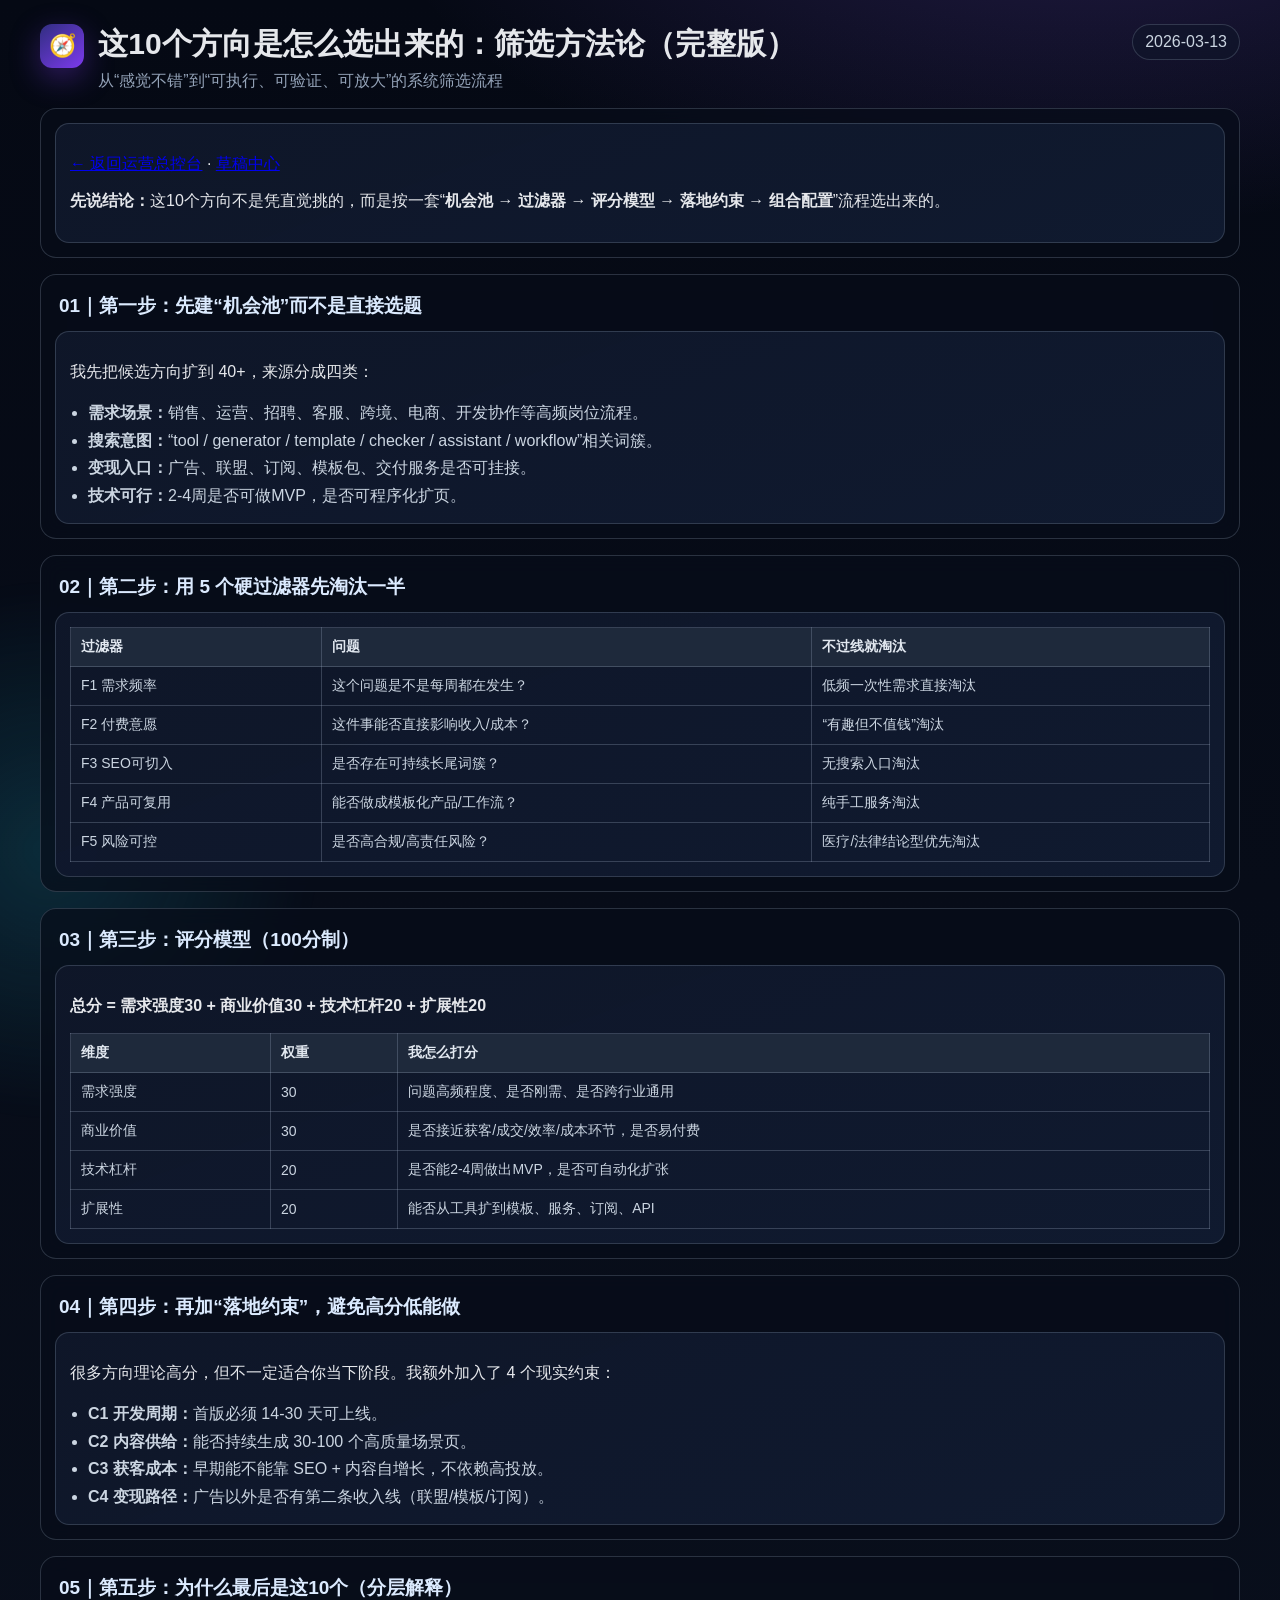
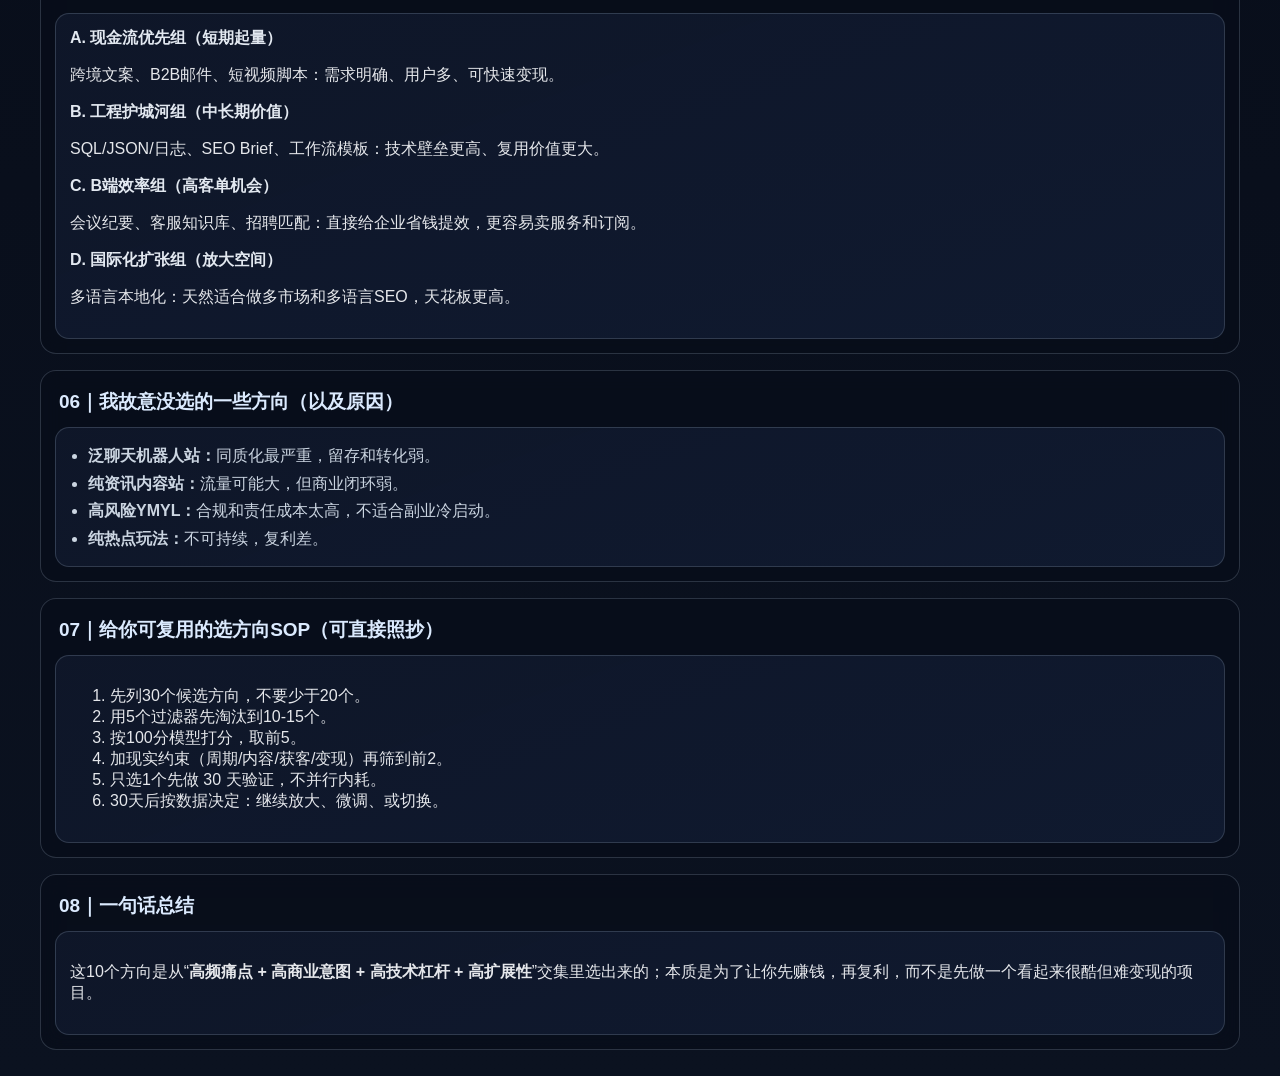
<file: drafts/2026-03-13-十个方向筛选方法论-完整版.html>
<!doctype html>
<html lang="zh-CN">
<head>
  <meta charset="UTF-8" />
  <meta name="viewport" content="width=device-width, initial-scale=1.0" />
  <title>这10个方向是怎么选出来的：筛选方法论（完整版）</title>
  <link rel="stylesheet" href="../assets/style.css" />
</head>
<body>
  <div class="bg-glow"></div>
  <header class="topbar">
    <div class="brand">
      <div class="logo">🧭</div>
      <div>
        <h1>这10个方向是怎么选出来的：筛选方法论（完整版）</h1>
        <p>从“感觉不错”到“可执行、可验证、可放大”的系统筛选流程</p>
      </div>
    </div>
    <div class="version">2026-03-13</div>
  </header>

  <main class="container">
    <section class="panel">
      <div class="card">
        <p><a href="../index.html">← 返回运营总控台</a> · <a href="../drafts.html">草稿中心</a></p>
        <p><strong>先说结论：</strong>这10个方向不是凭直觉挑的，而是按一套“<strong>机会池 → 过滤器 → 评分模型 → 落地约束 → 组合配置</strong>”流程选出来的。</p>
      </div>
    </section>

    <section class="panel">
      <h2>01｜第一步：先建“机会池”而不是直接选题</h2>
      <div class="card">
        <p>我先把候选方向扩到 40+，来源分成四类：</p>
        <ul>
          <li><strong>需求场景：</strong>销售、运营、招聘、客服、跨境、电商、开发协作等高频岗位流程。</li>
          <li><strong>搜索意图：</strong>“tool / generator / template / checker / assistant / workflow”相关词簇。</li>
          <li><strong>变现入口：</strong>广告、联盟、订阅、模板包、交付服务是否可挂接。</li>
          <li><strong>技术可行：</strong>2-4周是否可做MVP，是否可程序化扩页。</li>
        </ul>
      </div>
    </section>

    <section class="panel">
      <h2>02｜第二步：用 5 个硬过滤器先淘汰一半</h2>
      <div class="card">
        <table>
          <thead><tr><th>过滤器</th><th>问题</th><th>不过线就淘汰</th></tr></thead>
          <tbody>
            <tr><td>F1 需求频率</td><td>这个问题是不是每周都在发生？</td><td>低频一次性需求直接淘汰</td></tr>
            <tr><td>F2 付费意愿</td><td>这件事能否直接影响收入/成本？</td><td>“有趣但不值钱”淘汰</td></tr>
            <tr><td>F3 SEO可切入</td><td>是否存在可持续长尾词簇？</td><td>无搜索入口淘汰</td></tr>
            <tr><td>F4 产品可复用</td><td>能否做成模板化产品/工作流？</td><td>纯手工服务淘汰</td></tr>
            <tr><td>F5 风险可控</td><td>是否高合规/高责任风险？</td><td>医疗/法律结论型优先淘汰</td></tr>
          </tbody>
        </table>
      </div>
    </section>

    <section class="panel">
      <h2>03｜第三步：评分模型（100分制）</h2>
      <div class="card">
        <p><strong>总分 = 需求强度30 + 商业价值30 + 技术杠杆20 + 扩展性20</strong></p>
        <table>
          <thead><tr><th>维度</th><th>权重</th><th>我怎么打分</th></tr></thead>
          <tbody>
            <tr><td>需求强度</td><td>30</td><td>问题高频程度、是否刚需、是否跨行业通用</td></tr>
            <tr><td>商业价值</td><td>30</td><td>是否接近获客/成交/效率/成本环节，是否易付费</td></tr>
            <tr><td>技术杠杆</td><td>20</td><td>是否能2-4周做出MVP，是否可自动化扩张</td></tr>
            <tr><td>扩展性</td><td>20</td><td>能否从工具扩到模板、服务、订阅、API</td></tr>
          </tbody>
        </table>
      </div>
    </section>

    <section class="panel">
      <h2>04｜第四步：再加“落地约束”，避免高分低能做</h2>
      <div class="card">
        <p>很多方向理论高分，但不一定适合你当下阶段。我额外加入了 4 个现实约束：</p>
        <ul>
          <li><strong>C1 开发周期：</strong>首版必须 14-30 天可上线。</li>
          <li><strong>C2 内容供给：</strong>能否持续生成 30-100 个高质量场景页。</li>
          <li><strong>C3 获客成本：</strong>早期能不能靠 SEO + 内容自增长，不依赖高投放。</li>
          <li><strong>C4 变现路径：</strong>广告以外是否有第二条收入线（联盟/模板/订阅）。</li>
        </ul>
      </div>
    </section>

    <section class="panel">
      <h2>05｜第五步：为什么最后是这10个（分层解释）</h2>
      <div class="card">
        <h3>A. 现金流优先组（短期起量）</h3>
        <p>跨境文案、B2B邮件、短视频脚本：需求明确、用户多、可快速变现。</p>

        <h3>B. 工程护城河组（中长期价值）</h3>
        <p>SQL/JSON/日志、SEO Brief、工作流模板：技术壁垒更高、复用价值更大。</p>

        <h3>C. B端效率组（高客单机会）</h3>
        <p>会议纪要、客服知识库、招聘匹配：直接给企业省钱提效，更容易卖服务和订阅。</p>

        <h3>D. 国际化扩张组（放大空间）</h3>
        <p>多语言本地化：天然适合做多市场和多语言SEO，天花板更高。</p>
      </div>
    </section>

    <section class="panel">
      <h2>06｜我故意没选的一些方向（以及原因）</h2>
      <div class="card">
        <ul>
          <li><strong>泛聊天机器人站：</strong>同质化最严重，留存和转化弱。</li>
          <li><strong>纯资讯内容站：</strong>流量可能大，但商业闭环弱。</li>
          <li><strong>高风险YMYL：</strong>合规和责任成本太高，不适合副业冷启动。</li>
          <li><strong>纯热点玩法：</strong>不可持续，复利差。</li>
        </ul>
      </div>
    </section>

    <section class="panel">
      <h2>07｜给你可复用的选方向SOP（可直接照抄）</h2>
      <div class="card">
        <ol>
          <li>先列30个候选方向，不要少于20个。</li>
          <li>用5个过滤器先淘汰到10-15个。</li>
          <li>按100分模型打分，取前5。</li>
          <li>加现实约束（周期/内容/获客/变现）再筛到前2。</li>
          <li>只选1个先做 30 天验证，不并行内耗。</li>
          <li>30天后按数据决定：继续放大、微调、或切换。</li>
        </ol>
      </div>
    </section>

    <section class="panel">
      <h2>08｜一句话总结</h2>
      <div class="card">
        <p>这10个方向是从“<strong>高频痛点 + 高商业意图 + 高技术杠杆 + 高扩展性</strong>”交集里选出来的；本质是为了让你先赚钱，再复利，而不是先做一个看起来很酷但难变现的项目。</p>
      </div>
    </section>
  </main>
</body>
</html>
</file>
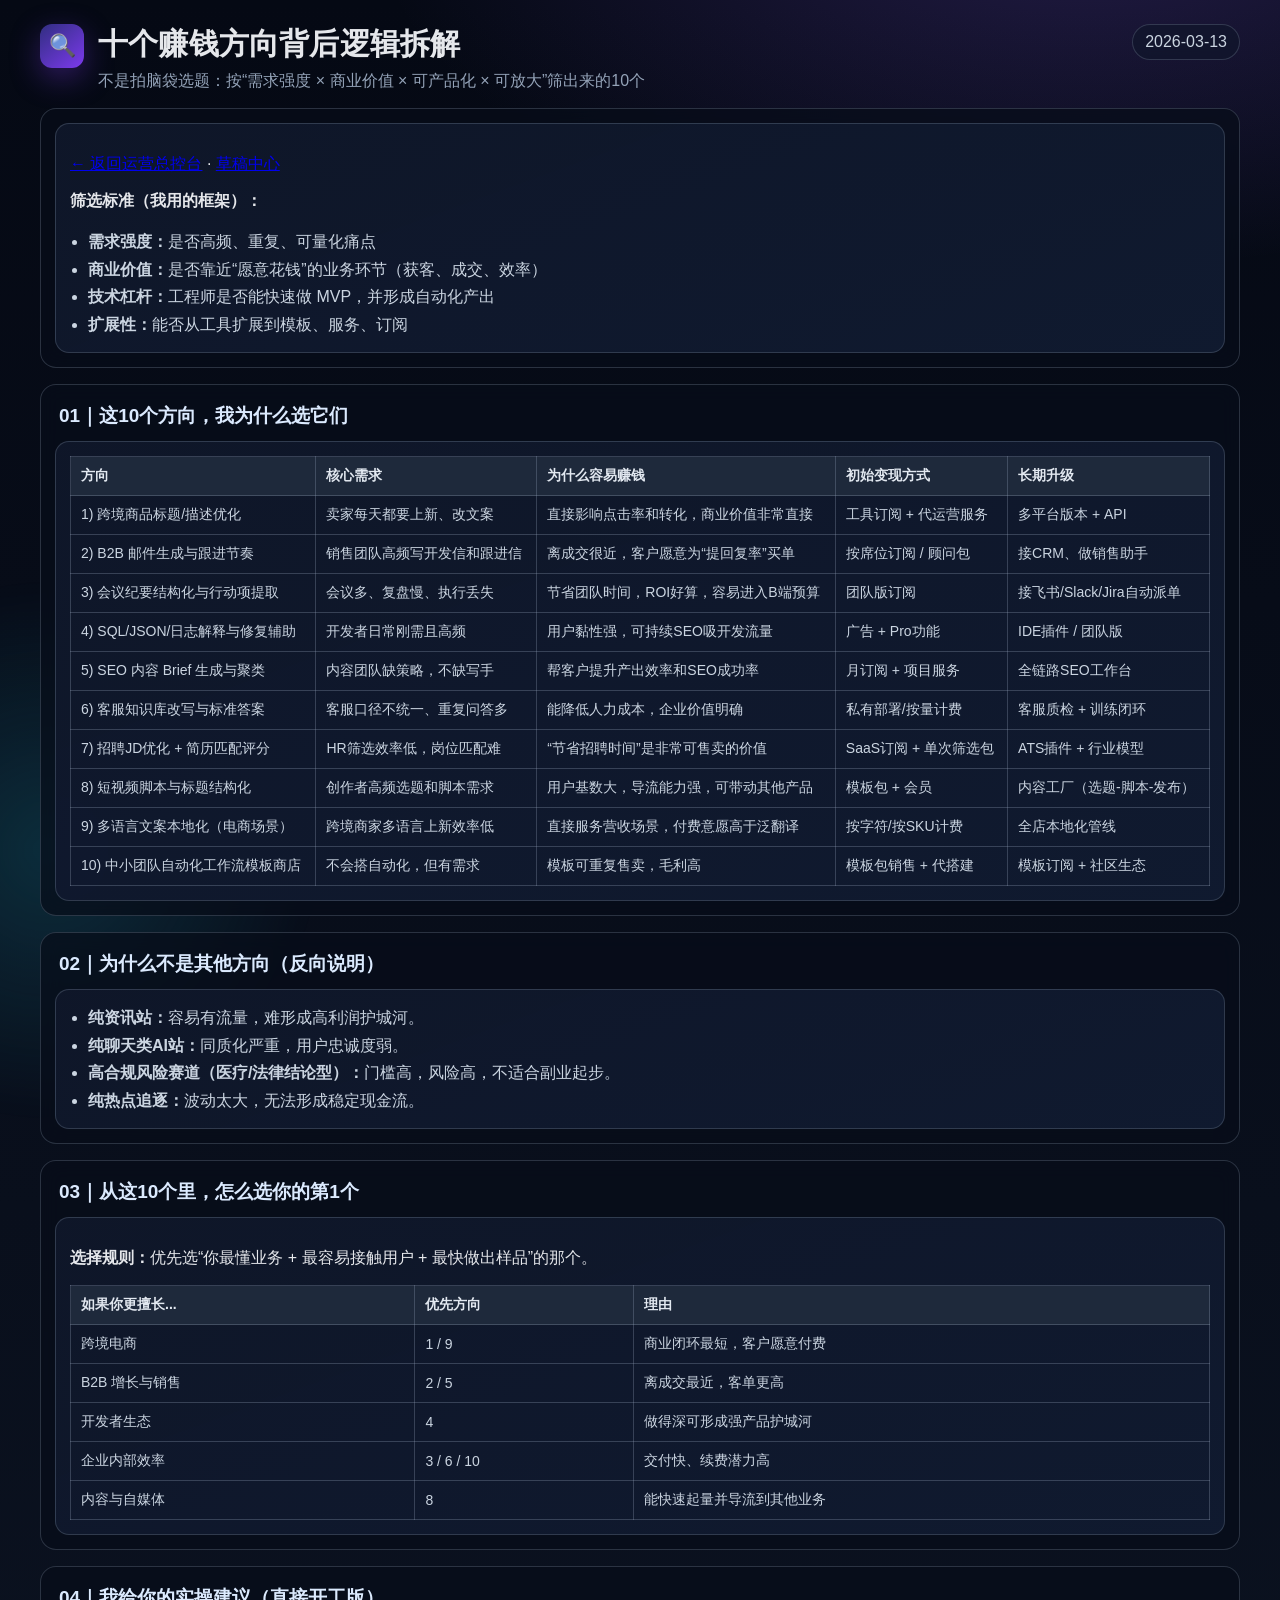
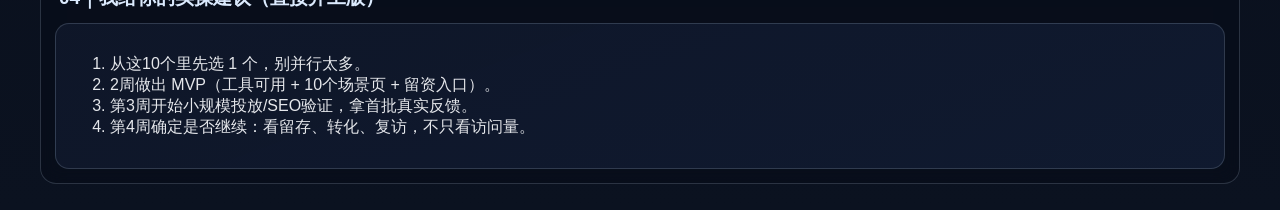
<file: drafts/2026-03-13-十个赚钱方向背后逻辑拆解.html>
<!doctype html>
<html lang="zh-CN">
<head>
  <meta charset="UTF-8" />
  <meta name="viewport" content="width=device-width, initial-scale=1.0" />
  <title>十个赚钱方向背后逻辑拆解（为什么是这10个）</title>
  <link rel="stylesheet" href="../assets/style.css" />
</head>
<body>
  <div class="bg-glow"></div>
  <header class="topbar">
    <div class="brand">
      <div class="logo">🔍</div>
      <div>
        <h1>十个赚钱方向背后逻辑拆解</h1>
        <p>不是拍脑袋选题：按“需求强度 × 商业价值 × 可产品化 × 可放大”筛出来的10个</p>
      </div>
    </div>
    <div class="version">2026-03-13</div>
  </header>

  <main class="container">
    <section class="panel">
      <div class="card">
        <p><a href="../index.html">← 返回运营总控台</a> · <a href="../drafts.html">草稿中心</a></p>
        <p><strong>筛选标准（我用的框架）：</strong></p>
        <ul>
          <li><strong>需求强度：</strong>是否高频、重复、可量化痛点</li>
          <li><strong>商业价值：</strong>是否靠近“愿意花钱”的业务环节（获客、成交、效率）</li>
          <li><strong>技术杠杆：</strong>工程师是否能快速做 MVP，并形成自动化产出</li>
          <li><strong>扩展性：</strong>能否从工具扩展到模板、服务、订阅</li>
        </ul>
      </div>
    </section>

    <section class="panel">
      <h2>01｜这10个方向，我为什么选它们</h2>
      <div class="card">
        <table>
          <thead>
            <tr>
              <th>方向</th>
              <th>核心需求</th>
              <th>为什么容易赚钱</th>
              <th>初始变现方式</th>
              <th>长期升级</th>
            </tr>
          </thead>
          <tbody>
            <tr>
              <td>1) 跨境商品标题/描述优化</td>
              <td>卖家每天都要上新、改文案</td>
              <td>直接影响点击率和转化，商业价值非常直接</td>
              <td>工具订阅 + 代运营服务</td>
              <td>多平台版本 + API</td>
            </tr>
            <tr>
              <td>2) B2B 邮件生成与跟进节奏</td>
              <td>销售团队高频写开发信和跟进信</td>
              <td>离成交很近，客户愿意为“提回复率”买单</td>
              <td>按席位订阅 / 顾问包</td>
              <td>接CRM、做销售助手</td>
            </tr>
            <tr>
              <td>3) 会议纪要结构化与行动项提取</td>
              <td>会议多、复盘慢、执行丢失</td>
              <td>节省团队时间，ROI好算，容易进入B端预算</td>
              <td>团队版订阅</td>
              <td>接飞书/Slack/Jira自动派单</td>
            </tr>
            <tr>
              <td>4) SQL/JSON/日志解释与修复辅助</td>
              <td>开发者日常刚需且高频</td>
              <td>用户黏性强，可持续SEO吸开发流量</td>
              <td>广告 + Pro功能</td>
              <td>IDE插件 / 团队版</td>
            </tr>
            <tr>
              <td>5) SEO 内容 Brief 生成与聚类</td>
              <td>内容团队缺策略，不缺写手</td>
              <td>帮客户提升产出效率和SEO成功率</td>
              <td>月订阅 + 项目服务</td>
              <td>全链路SEO工作台</td>
            </tr>
            <tr>
              <td>6) 客服知识库改写与标准答案</td>
              <td>客服口径不统一、重复问答多</td>
              <td>能降低人力成本，企业价值明确</td>
              <td>私有部署/按量计费</td>
              <td>客服质检 + 训练闭环</td>
            </tr>
            <tr>
              <td>7) 招聘JD优化 + 简历匹配评分</td>
              <td>HR筛选效率低，岗位匹配难</td>
              <td>“节省招聘时间”是非常可售卖的价值</td>
              <td>SaaS订阅 + 单次筛选包</td>
              <td>ATS插件 + 行业模型</td>
            </tr>
            <tr>
              <td>8) 短视频脚本与标题结构化</td>
              <td>创作者高频选题和脚本需求</td>
              <td>用户基数大，导流能力强，可带动其他产品</td>
              <td>模板包 + 会员</td>
              <td>内容工厂（选题-脚本-发布）</td>
            </tr>
            <tr>
              <td>9) 多语言文案本地化（电商场景）</td>
              <td>跨境商家多语言上新效率低</td>
              <td>直接服务营收场景，付费意愿高于泛翻译</td>
              <td>按字符/按SKU计费</td>
              <td>全店本地化管线</td>
            </tr>
            <tr>
              <td>10) 中小团队自动化工作流模板商店</td>
              <td>不会搭自动化，但有需求</td>
              <td>模板可重复售卖，毛利高</td>
              <td>模板包销售 + 代搭建</td>
              <td>模板订阅 + 社区生态</td>
            </tr>
          </tbody>
        </table>
      </div>
    </section>

    <section class="panel">
      <h2>02｜为什么不是其他方向（反向说明）</h2>
      <div class="card">
        <ul>
          <li><strong>纯资讯站：</strong>容易有流量，难形成高利润护城河。</li>
          <li><strong>纯聊天类AI站：</strong>同质化严重，用户忠诚度弱。</li>
          <li><strong>高合规风险赛道（医疗/法律结论型）：</strong>门槛高，风险高，不适合副业起步。</li>
          <li><strong>纯热点追逐：</strong>波动太大，无法形成稳定现金流。</li>
        </ul>
      </div>
    </section>

    <section class="panel">
      <h2>03｜从这10个里，怎么选你的第1个</h2>
      <div class="card">
        <p><strong>选择规则：</strong>优先选“你最懂业务 + 最容易接触用户 + 最快做出样品”的那个。</p>
        <table>
          <thead><tr><th>如果你更擅长...</th><th>优先方向</th><th>理由</th></tr></thead>
          <tbody>
            <tr><td>跨境电商</td><td>1 / 9</td><td>商业闭环最短，客户愿意付费</td></tr>
            <tr><td>B2B 增长与销售</td><td>2 / 5</td><td>离成交最近，客单更高</td></tr>
            <tr><td>开发者生态</td><td>4</td><td>做得深可形成强产品护城河</td></tr>
            <tr><td>企业内部效率</td><td>3 / 6 / 10</td><td>交付快、续费潜力高</td></tr>
            <tr><td>内容与自媒体</td><td>8</td><td>能快速起量并导流到其他业务</td></tr>
          </tbody>
        </table>
      </div>
    </section>

    <section class="panel">
      <h2>04｜我给你的实操建议（直接开工版）</h2>
      <div class="card">
        <ol>
          <li>从这10个里先选 1 个，别并行太多。</li>
          <li>2周做出 MVP（工具可用 + 10个场景页 + 留资入口）。</li>
          <li>第3周开始小规模投放/SEO验证，拿首批真实反馈。</li>
          <li>第4周确定是否继续：看留存、转化、复访，不只看访问量。</li>
        </ol>
      </div>
    </section>
  </main>
</body>
</html>
</file>
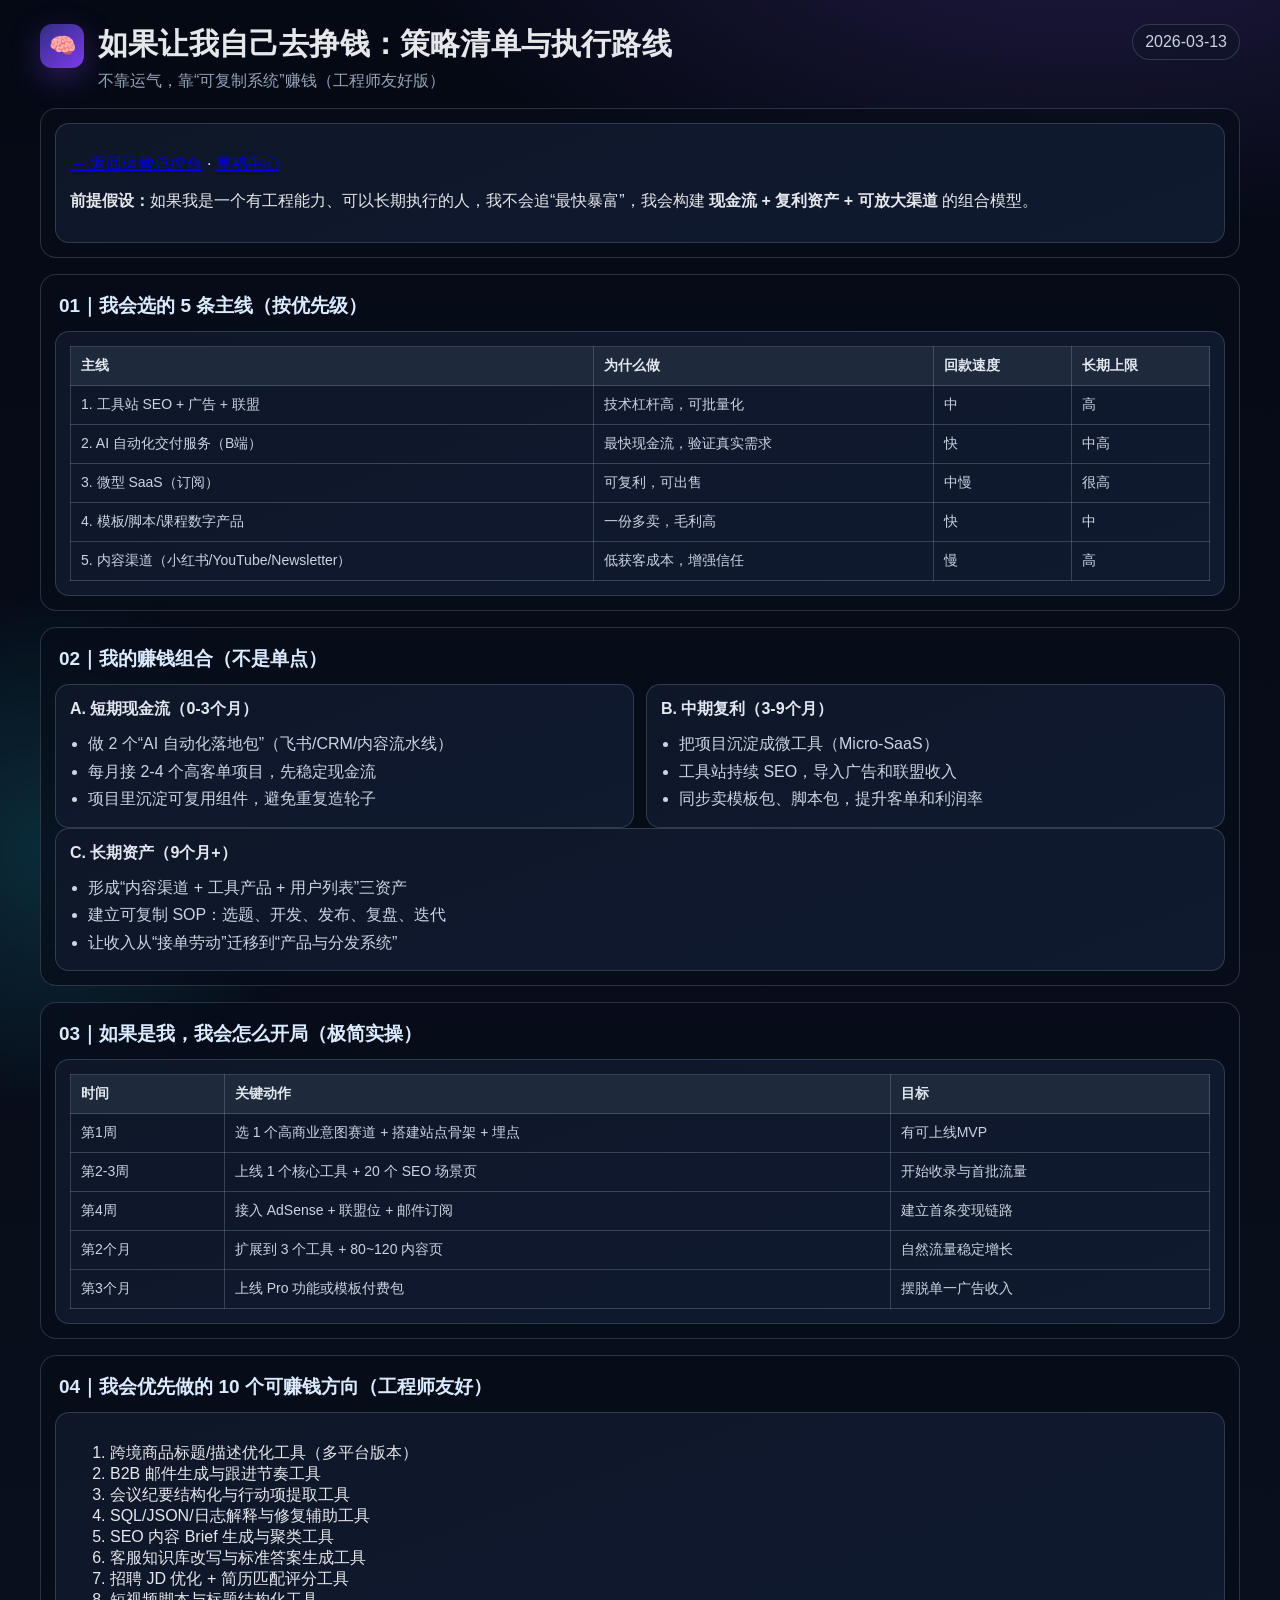
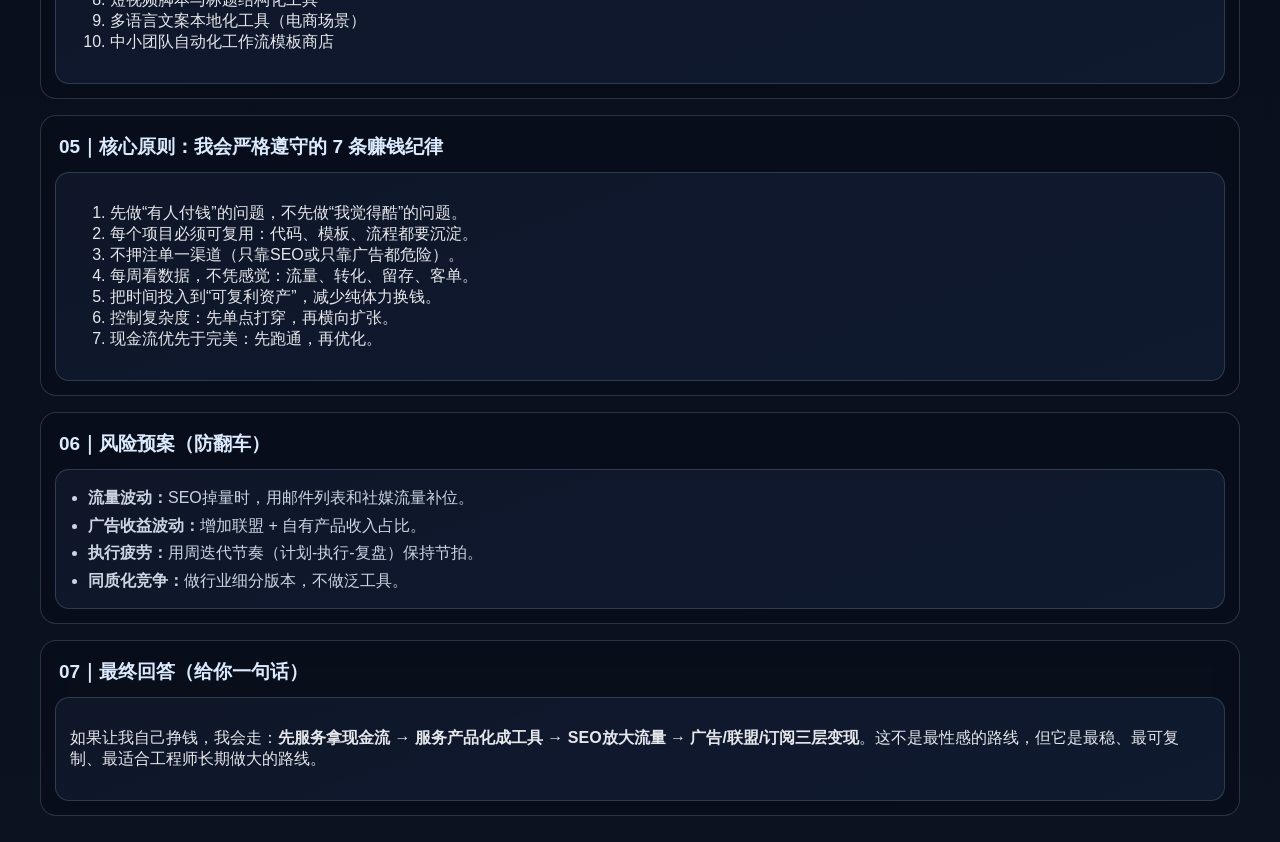
<file: drafts/2026-03-13-如果让我自己挣钱的策略清单.html>
<!doctype html>
<html lang="zh-CN">
<head>
  <meta charset="UTF-8" />
  <meta name="viewport" content="width=device-width, initial-scale=1.0" />
  <title>如果让我自己去挣钱：策略清单与执行路线</title>
  <link rel="stylesheet" href="../assets/style.css" />
</head>
<body>
  <div class="bg-glow"></div>
  <header class="topbar">
    <div class="brand">
      <div class="logo">🧠</div>
      <div>
        <h1>如果让我自己去挣钱：策略清单与执行路线</h1>
        <p>不靠运气，靠“可复制系统”赚钱（工程师友好版）</p>
      </div>
    </div>
    <div class="version">2026-03-13</div>
  </header>

  <main class="container">
    <section class="panel">
      <div class="card">
        <p><a href="../index.html">← 返回运营总控台</a> · <a href="../drafts.html">草稿中心</a></p>
        <p><strong>前提假设：</strong>如果我是一个有工程能力、可以长期执行的人，我不会追“最快暴富”，我会构建 <strong>现金流 + 复利资产 + 可放大渠道</strong> 的组合模型。</p>
      </div>
    </section>

    <section class="panel">
      <h2>01｜我会选的 5 条主线（按优先级）</h2>
      <div class="card">
        <table>
          <thead><tr><th>主线</th><th>为什么做</th><th>回款速度</th><th>长期上限</th></tr></thead>
          <tbody>
            <tr><td>1. 工具站 SEO + 广告 + 联盟</td><td>技术杠杆高，可批量化</td><td>中</td><td>高</td></tr>
            <tr><td>2. AI 自动化交付服务（B端）</td><td>最快现金流，验证真实需求</td><td>快</td><td>中高</td></tr>
            <tr><td>3. 微型 SaaS（订阅）</td><td>可复利，可出售</td><td>中慢</td><td>很高</td></tr>
            <tr><td>4. 模板/脚本/课程数字产品</td><td>一份多卖，毛利高</td><td>快</td><td>中</td></tr>
            <tr><td>5. 内容渠道（小红书/YouTube/Newsletter）</td><td>低获客成本，增强信任</td><td>慢</td><td>高</td></tr>
          </tbody>
        </table>
      </div>
    </section>

    <section class="panel">
      <h2>02｜我的赚钱组合（不是单点）</h2>
      <div class="columns-2">
        <div class="card">
          <h3>A. 短期现金流（0-3个月）</h3>
          <ul>
            <li>做 2 个“AI 自动化落地包”（飞书/CRM/内容流水线）</li>
            <li>每月接 2-4 个高客单项目，先稳定现金流</li>
            <li>项目里沉淀可复用组件，避免重复造轮子</li>
          </ul>
        </div>
        <div class="card">
          <h3>B. 中期复利（3-9个月）</h3>
          <ul>
            <li>把项目沉淀成微工具（Micro-SaaS）</li>
            <li>工具站持续 SEO，导入广告和联盟收入</li>
            <li>同步卖模板包、脚本包，提升客单和利润率</li>
          </ul>
        </div>
      </div>
      <div class="card">
        <h3>C. 长期资产（9个月+）</h3>
        <ul>
          <li>形成“内容渠道 + 工具产品 + 用户列表”三资产</li>
          <li>建立可复制 SOP：选题、开发、发布、复盘、迭代</li>
          <li>让收入从“接单劳动”迁移到“产品与分发系统”</li>
        </ul>
      </div>
    </section>

    <section class="panel">
      <h2>03｜如果是我，我会怎么开局（极简实操）</h2>
      <div class="card">
        <table>
          <thead><tr><th>时间</th><th>关键动作</th><th>目标</th></tr></thead>
          <tbody>
            <tr><td>第1周</td><td>选 1 个高商业意图赛道 + 搭建站点骨架 + 埋点</td><td>有可上线MVP</td></tr>
            <tr><td>第2-3周</td><td>上线 1 个核心工具 + 20 个 SEO 场景页</td><td>开始收录与首批流量</td></tr>
            <tr><td>第4周</td><td>接入 AdSense + 联盟位 + 邮件订阅</td><td>建立首条变现链路</td></tr>
            <tr><td>第2个月</td><td>扩展到 3 个工具 + 80~120 内容页</td><td>自然流量稳定增长</td></tr>
            <tr><td>第3个月</td><td>上线 Pro 功能或模板付费包</td><td>摆脱单一广告收入</td></tr>
          </tbody>
        </table>
      </div>
    </section>

    <section class="panel">
      <h2>04｜我会优先做的 10 个可赚钱方向（工程师友好）</h2>
      <div class="card">
        <ol>
          <li>跨境商品标题/描述优化工具（多平台版本）</li>
          <li>B2B 邮件生成与跟进节奏工具</li>
          <li>会议纪要结构化与行动项提取工具</li>
          <li>SQL/JSON/日志解释与修复辅助工具</li>
          <li>SEO 内容 Brief 生成与聚类工具</li>
          <li>客服知识库改写与标准答案生成工具</li>
          <li>招聘 JD 优化 + 简历匹配评分工具</li>
          <li>短视频脚本与标题结构化工具</li>
          <li>多语言文案本地化工具（电商场景）</li>
          <li>中小团队自动化工作流模板商店</li>
        </ol>
      </div>
    </section>

    <section class="panel">
      <h2>05｜核心原则：我会严格遵守的 7 条赚钱纪律</h2>
      <div class="card">
        <ol>
          <li>先做“有人付钱”的问题，不先做“我觉得酷”的问题。</li>
          <li>每个项目必须可复用：代码、模板、流程都要沉淀。</li>
          <li>不押注单一渠道（只靠SEO或只靠广告都危险）。</li>
          <li>每周看数据，不凭感觉：流量、转化、留存、客单。</li>
          <li>把时间投入到“可复利资产”，减少纯体力换钱。</li>
          <li>控制复杂度：先单点打穿，再横向扩张。</li>
          <li>现金流优先于完美：先跑通，再优化。</li>
        </ol>
      </div>
    </section>

    <section class="panel">
      <h2>06｜风险预案（防翻车）</h2>
      <div class="card">
        <ul>
          <li><strong>流量波动：</strong>SEO掉量时，用邮件列表和社媒流量补位。</li>
          <li><strong>广告收益波动：</strong>增加联盟 + 自有产品收入占比。</li>
          <li><strong>执行疲劳：</strong>用周迭代节奏（计划-执行-复盘）保持节拍。</li>
          <li><strong>同质化竞争：</strong>做行业细分版本，不做泛工具。</li>
        </ul>
      </div>
    </section>

    <section class="panel">
      <h2>07｜最终回答（给你一句话）</h2>
      <div class="card">
        <p>如果让我自己挣钱，我会走：<strong>先服务拿现金流 → 服务产品化成工具 → SEO放大流量 → 广告/联盟/订阅三层变现</strong>。这不是最性感的路线，但它是最稳、最可复制、最适合工程师长期做大的路线。</p>
      </div>
    </section>
  </main>
</body>
</html>
</file>
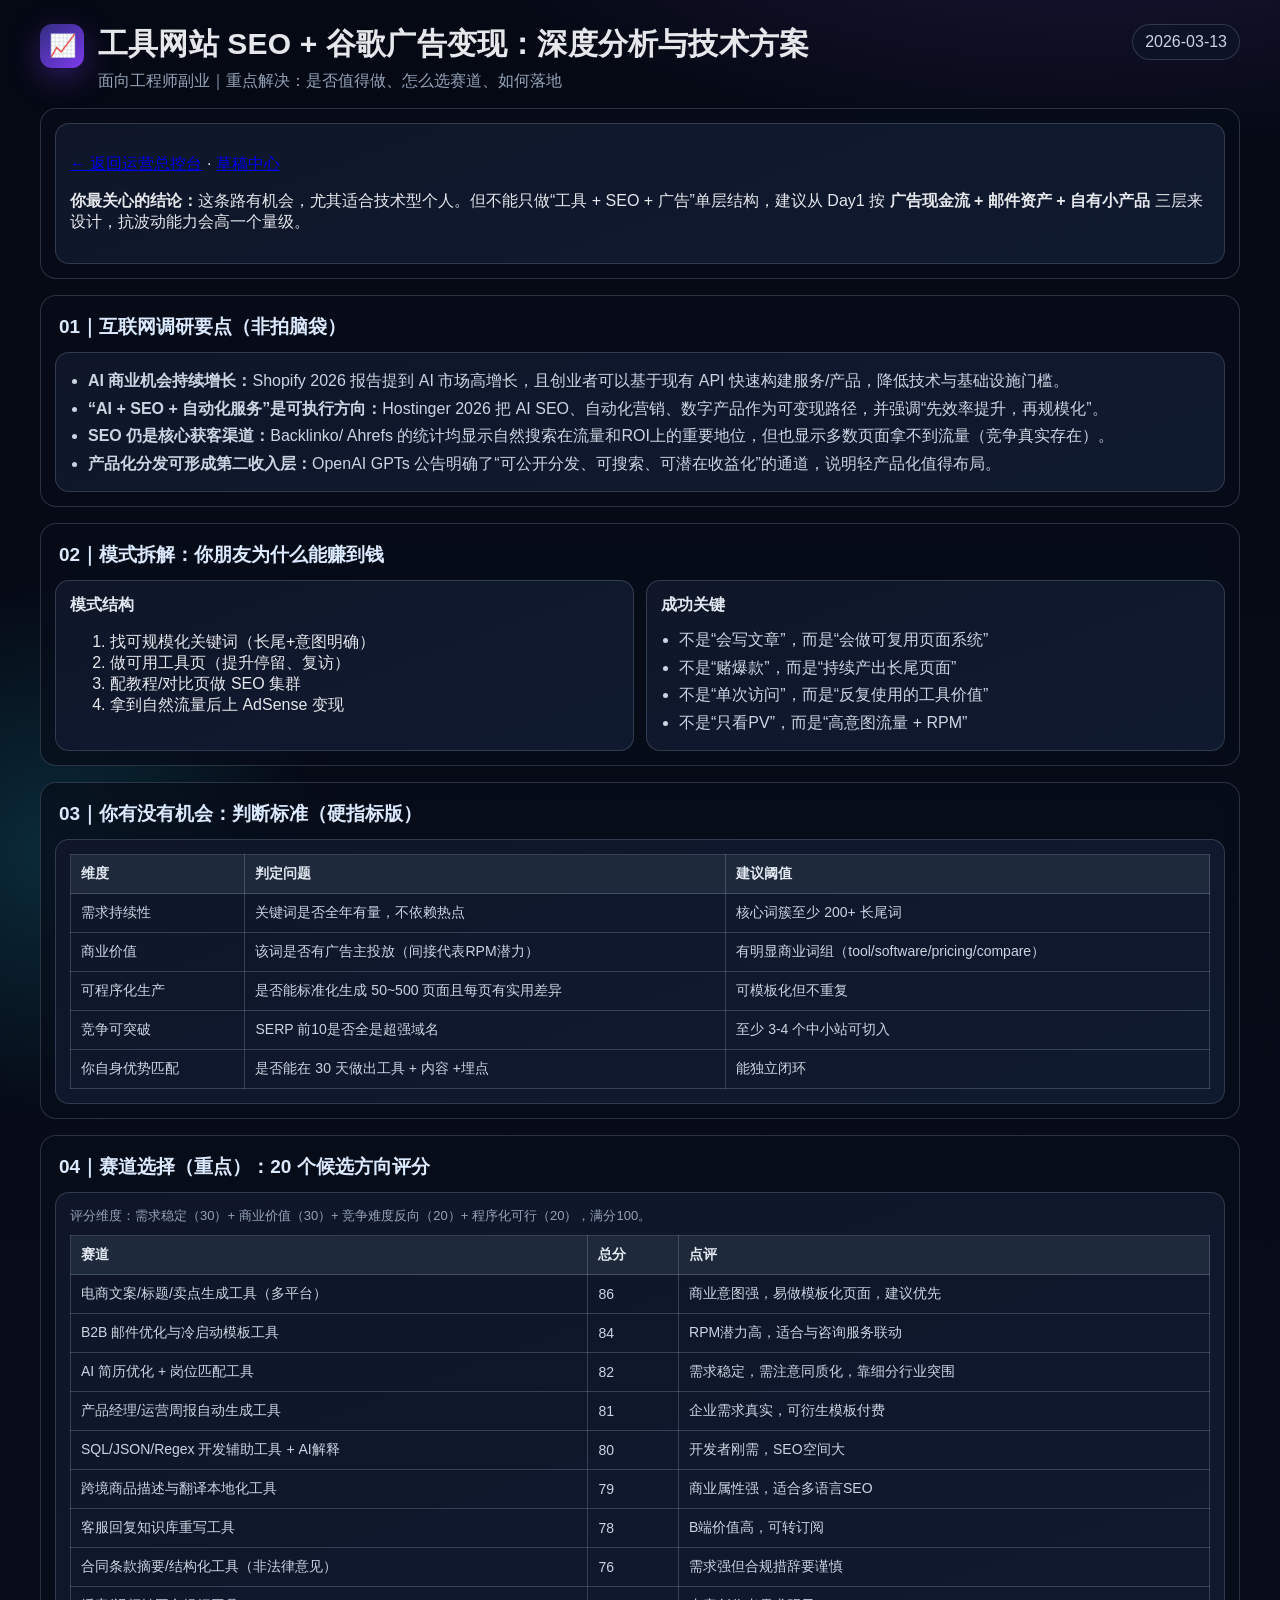
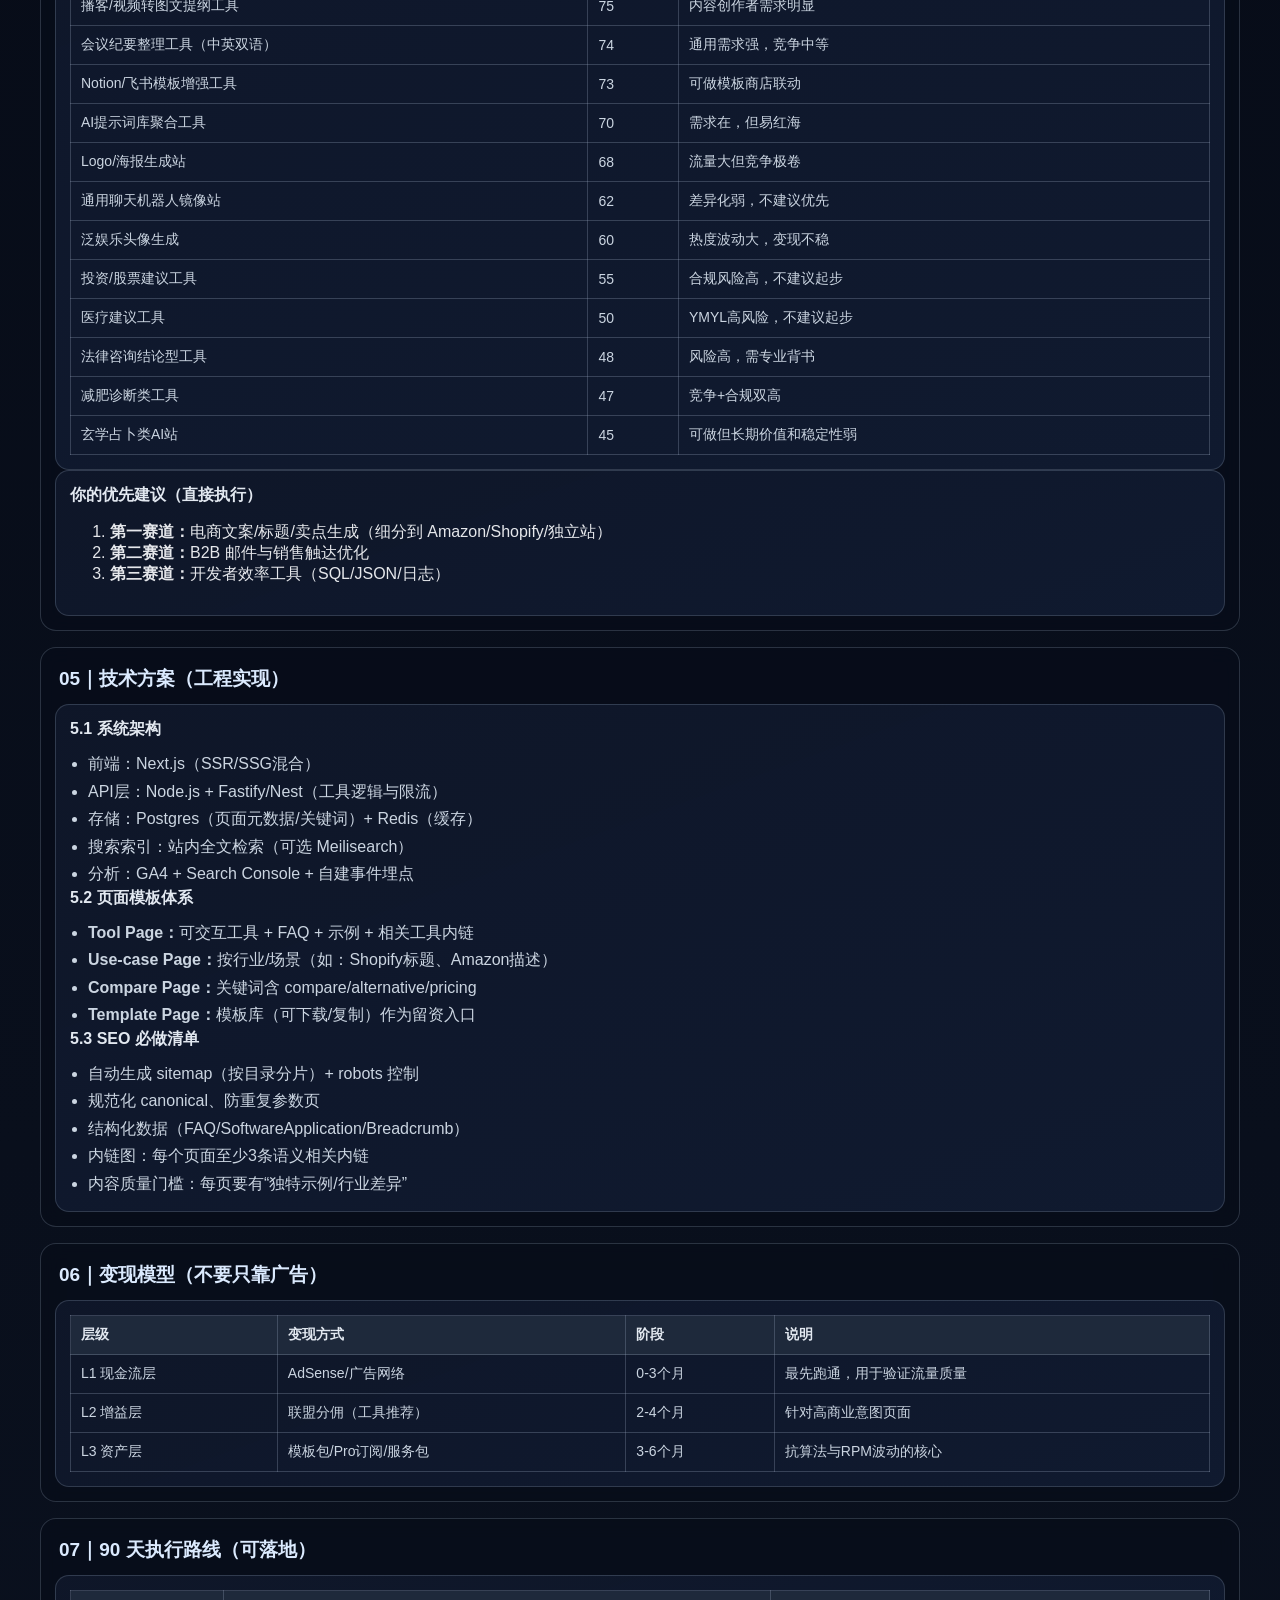
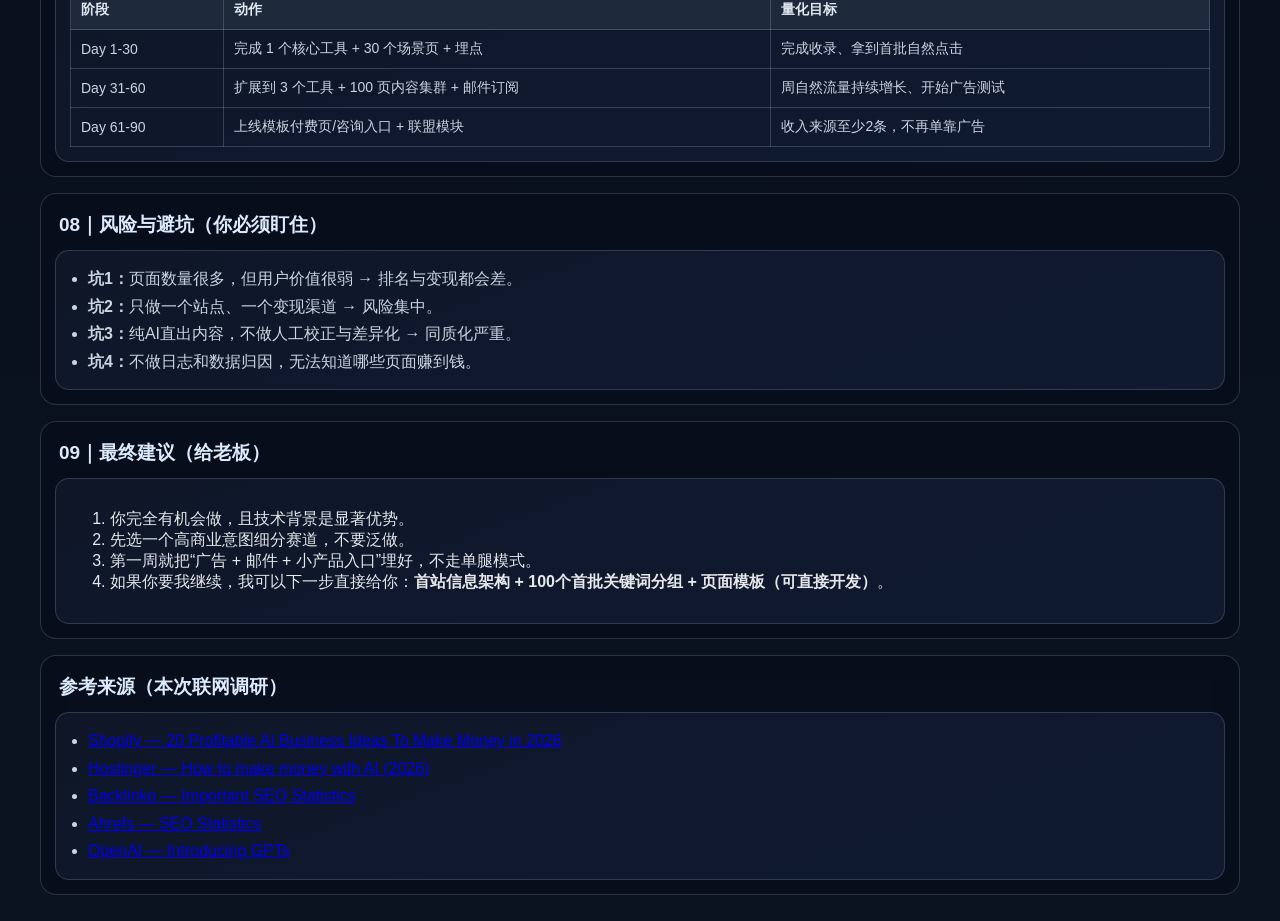
<file: drafts/2026-03-13-工具站SEO广告模式深度方案.html>
<!doctype html>
<html lang="zh-CN">
<head>
  <meta charset="UTF-8" />
  <meta name="viewport" content="width=device-width, initial-scale=1.0" />
  <title>工具网站 SEO + 谷歌广告变现：深度分析与技术方案</title>
  <link rel="stylesheet" href="../assets/style.css" />
</head>
<body>
  <div class="bg-glow"></div>
  <header class="topbar">
    <div class="brand">
      <div class="logo">📈</div>
      <div>
        <h1>工具网站 SEO + 谷歌广告变现：深度分析与技术方案</h1>
        <p>面向工程师副业｜重点解决：是否值得做、怎么选赛道、如何落地</p>
      </div>
    </div>
    <div class="version">2026-03-13</div>
  </header>

  <main class="container">
    <section class="panel">
      <div class="card">
        <p><a href="../index.html">← 返回运营总控台</a> · <a href="../drafts.html">草稿中心</a></p>
        <p><strong>你最关心的结论：</strong>这条路有机会，尤其适合技术型个人。但不能只做“工具 + SEO + 广告”单层结构，建议从 Day1 按 <strong>广告现金流 + 邮件资产 + 自有小产品</strong> 三层来设计，抗波动能力会高一个量级。</p>
      </div>
    </section>

    <section class="panel">
      <h2>01｜互联网调研要点（非拍脑袋）</h2>
      <div class="card">
        <ul>
          <li><strong>AI 商业机会持续增长：</strong>Shopify 2026 报告提到 AI 市场高增长，且创业者可以基于现有 API 快速构建服务/产品，降低技术与基础设施门槛。</li>
          <li><strong>“AI + SEO + 自动化服务”是可执行方向：</strong>Hostinger 2026 把 AI SEO、自动化营销、数字产品作为可变现路径，并强调“先效率提升，再规模化”。</li>
          <li><strong>SEO 仍是核心获客渠道：</strong>Backlinko/ Ahrefs 的统计均显示自然搜索在流量和ROI上的重要地位，但也显示多数页面拿不到流量（竞争真实存在）。</li>
          <li><strong>产品化分发可形成第二收入层：</strong>OpenAI GPTs 公告明确了“可公开分发、可搜索、可潜在收益化”的通道，说明轻产品化值得布局。</li>
        </ul>
      </div>
    </section>

    <section class="panel">
      <h2>02｜模式拆解：你朋友为什么能赚到钱</h2>
      <div class="columns-2">
        <div class="card">
          <h3>模式结构</h3>
          <ol>
            <li>找可规模化关键词（长尾+意图明确）</li>
            <li>做可用工具页（提升停留、复访）</li>
            <li>配教程/对比页做 SEO 集群</li>
            <li>拿到自然流量后上 AdSense 变现</li>
          </ol>
        </div>
        <div class="card">
          <h3>成功关键</h3>
          <ul>
            <li>不是“会写文章”，而是“会做可复用页面系统”</li>
            <li>不是“赌爆款”，而是“持续产出长尾页面”</li>
            <li>不是“单次访问”，而是“反复使用的工具价值”</li>
            <li>不是“只看PV”，而是“高意图流量 + RPM”</li>
          </ul>
        </div>
      </div>
    </section>

    <section class="panel">
      <h2>03｜你有没有机会：判断标准（硬指标版）</h2>
      <div class="card">
        <table>
          <thead><tr><th>维度</th><th>判定问题</th><th>建议阈值</th></tr></thead>
          <tbody>
            <tr><td>需求持续性</td><td>关键词是否全年有量，不依赖热点</td><td>核心词簇至少 200+ 长尾词</td></tr>
            <tr><td>商业价值</td><td>该词是否有广告主投放（间接代表RPM潜力）</td><td>有明显商业词组（tool/software/pricing/compare）</td></tr>
            <tr><td>可程序化生产</td><td>是否能标准化生成 50~500 页面且每页有实用差异</td><td>可模板化但不重复</td></tr>
            <tr><td>竞争可突破</td><td>SERP 前10是否全是超强域名</td><td>至少 3-4 个中小站可切入</td></tr>
            <tr><td>你自身优势匹配</td><td>是否能在 30 天做出工具 + 内容 +埋点</td><td>能独立闭环</td></tr>
          </tbody>
        </table>
      </div>
    </section>

    <section class="panel">
      <h2>04｜赛道选择（重点）：20 个候选方向评分</h2>
      <div class="card">
        <p class="muted">评分维度：需求稳定（30）+ 商业价值（30）+ 竞争难度反向（20）+ 程序化可行（20），满分100。</p>
        <table>
          <thead><tr><th>赛道</th><th>总分</th><th>点评</th></tr></thead>
          <tbody>
            <tr><td>电商文案/标题/卖点生成工具（多平台）</td><td>86</td><td>商业意图强，易做模板化页面，建议优先</td></tr>
            <tr><td>B2B 邮件优化与冷启动模板工具</td><td>84</td><td>RPM潜力高，适合与咨询服务联动</td></tr>
            <tr><td>AI 简历优化 + 岗位匹配工具</td><td>82</td><td>需求稳定，需注意同质化，靠细分行业突围</td></tr>
            <tr><td>产品经理/运营周报自动生成工具</td><td>81</td><td>企业需求真实，可衍生模板付费</td></tr>
            <tr><td>SQL/JSON/Regex 开发辅助工具 + AI解释</td><td>80</td><td>开发者刚需，SEO空间大</td></tr>
            <tr><td>跨境商品描述与翻译本地化工具</td><td>79</td><td>商业属性强，适合多语言SEO</td></tr>
            <tr><td>客服回复知识库重写工具</td><td>78</td><td>B端价值高，可转订阅</td></tr>
            <tr><td>合同条款摘要/结构化工具（非法律意见）</td><td>76</td><td>需求强但合规措辞要谨慎</td></tr>
            <tr><td>播客/视频转图文提纲工具</td><td>75</td><td>内容创作者需求明显</td></tr>
            <tr><td>会议纪要整理工具（中英双语）</td><td>74</td><td>通用需求强，竞争中等</td></tr>
            <tr><td>Notion/飞书模板增强工具</td><td>73</td><td>可做模板商店联动</td></tr>
            <tr><td>AI提示词库聚合工具</td><td>70</td><td>需求在，但易红海</td></tr>
            <tr><td>Logo/海报生成站</td><td>68</td><td>流量大但竞争极卷</td></tr>
            <tr><td>通用聊天机器人镜像站</td><td>62</td><td>差异化弱，不建议优先</td></tr>
            <tr><td>泛娱乐头像生成</td><td>60</td><td>热度波动大，变现不稳</td></tr>
            <tr><td>投资/股票建议工具</td><td>55</td><td>合规风险高，不建议起步</td></tr>
            <tr><td>医疗建议工具</td><td>50</td><td>YMYL高风险，不建议起步</td></tr>
            <tr><td>法律咨询结论型工具</td><td>48</td><td>风险高，需专业背书</td></tr>
            <tr><td>减肥诊断类工具</td><td>47</td><td>竞争+合规双高</td></tr>
            <tr><td>玄学占卜类AI站</td><td>45</td><td>可做但长期价值和稳定性弱</td></tr>
          </tbody>
        </table>
      </div>
      <div class="card">
        <h3>你的优先建议（直接执行）</h3>
        <ol>
          <li><strong>第一赛道：</strong>电商文案/标题/卖点生成（细分到 Amazon/Shopify/独立站）</li>
          <li><strong>第二赛道：</strong>B2B 邮件与销售触达优化</li>
          <li><strong>第三赛道：</strong>开发者效率工具（SQL/JSON/日志）</li>
        </ol>
      </div>
    </section>

    <section class="panel">
      <h2>05｜技术方案（工程实现）</h2>
      <div class="card">
        <h3>5.1 系统架构</h3>
        <ul>
          <li>前端：Next.js（SSR/SSG混合）</li>
          <li>API层：Node.js + Fastify/Nest（工具逻辑与限流）</li>
          <li>存储：Postgres（页面元数据/关键词）+ Redis（缓存）</li>
          <li>搜索索引：站内全文检索（可选 Meilisearch）</li>
          <li>分析：GA4 + Search Console + 自建事件埋点</li>
        </ul>

        <h3>5.2 页面模板体系</h3>
        <ul>
          <li><strong>Tool Page：</strong>可交互工具 + FAQ + 示例 + 相关工具内链</li>
          <li><strong>Use-case Page：</strong>按行业/场景（如：Shopify标题、Amazon描述）</li>
          <li><strong>Compare Page：</strong>关键词含 compare/alternative/pricing</li>
          <li><strong>Template Page：</strong>模板库（可下载/复制）作为留资入口</li>
        </ul>

        <h3>5.3 SEO 必做清单</h3>
        <ul>
          <li>自动生成 sitemap（按目录分片）+ robots 控制</li>
          <li>规范化 canonical、防重复参数页</li>
          <li>结构化数据（FAQ/SoftwareApplication/Breadcrumb）</li>
          <li>内链图：每个页面至少3条语义相关内链</li>
          <li>内容质量门槛：每页要有“独特示例/行业差异”</li>
        </ul>
      </div>
    </section>

    <section class="panel">
      <h2>06｜变现模型（不要只靠广告）</h2>
      <div class="card">
        <table>
          <thead><tr><th>层级</th><th>变现方式</th><th>阶段</th><th>说明</th></tr></thead>
          <tbody>
            <tr><td>L1 现金流层</td><td>AdSense/广告网络</td><td>0-3个月</td><td>最先跑通，用于验证流量质量</td></tr>
            <tr><td>L2 增益层</td><td>联盟分佣（工具推荐）</td><td>2-4个月</td><td>针对高商业意图页面</td></tr>
            <tr><td>L3 资产层</td><td>模板包/Pro订阅/服务包</td><td>3-6个月</td><td>抗算法与RPM波动的核心</td></tr>
          </tbody>
        </table>
      </div>
    </section>

    <section class="panel">
      <h2>07｜90 天执行路线（可落地）</h2>
      <div class="card">
        <table>
          <thead><tr><th>阶段</th><th>动作</th><th>量化目标</th></tr></thead>
          <tbody>
            <tr><td>Day 1-30</td><td>完成 1 个核心工具 + 30 个场景页 + 埋点</td><td>完成收录、拿到首批自然点击</td></tr>
            <tr><td>Day 31-60</td><td>扩展到 3 个工具 + 100 页内容集群 + 邮件订阅</td><td>周自然流量持续增长、开始广告测试</td></tr>
            <tr><td>Day 61-90</td><td>上线模板付费页/咨询入口 + 联盟模块</td><td>收入来源至少2条，不再单靠广告</td></tr>
          </tbody>
        </table>
      </div>
    </section>

    <section class="panel">
      <h2>08｜风险与避坑（你必须盯住）</h2>
      <div class="card">
        <ul>
          <li><strong>坑1：</strong>页面数量很多，但用户价值很弱 → 排名与变现都会差。</li>
          <li><strong>坑2：</strong>只做一个站点、一个变现渠道 → 风险集中。</li>
          <li><strong>坑3：</strong>纯AI直出内容，不做人工校正与差异化 → 同质化严重。</li>
          <li><strong>坑4：</strong>不做日志和数据归因，无法知道哪些页面赚到钱。</li>
        </ul>
      </div>
    </section>

    <section class="panel">
      <h2>09｜最终建议（给老板）</h2>
      <div class="card">
        <ol>
          <li>你完全有机会做，且技术背景是显著优势。</li>
          <li>先选一个高商业意图细分赛道，不要泛做。</li>
          <li>第一周就把“广告 + 邮件 + 小产品入口”埋好，不走单腿模式。</li>
          <li>如果你要我继续，我可以下一步直接给你：<strong>首站信息架构 + 100个首批关键词分组 + 页面模板（可直接开发）</strong>。</li>
        </ol>
      </div>
    </section>

    <section class="panel">
      <h2>参考来源（本次联网调研）</h2>
      <div class="card">
        <ul>
          <li><a href="https://www.shopify.com/blog/ai-business-ideas" target="_blank">Shopify — 20 Profitable AI Business Ideas To Make Money in 2026</a></li>
          <li><a href="https://www.hostinger.com/tutorials/how-to-make-money-with-ai" target="_blank">Hostinger — How to make money with AI (2026)</a></li>
          <li><a href="https://backlinko.com/seo-stats" target="_blank">Backlinko — Important SEO Statistics</a></li>
          <li><a href="https://ahrefs.com/blog/seo-statistics/" target="_blank">Ahrefs — SEO Statistics</a></li>
          <li><a href="https://openai.com/index/introducing-gpts/" target="_blank">OpenAI — Introducing GPTs</a></li>
        </ul>
      </div>
    </section>
  </main>
</body>
</html>
</file>
<file: assets/style.css>
:root{
  --bg:#050914;
  --bg2:#0b1220;
  --card:#0f172a;
  --card2:#111c32;
  --text:#e5e7eb;
  --muted:#94a3b8;
  --line:rgba(148,163,184,.25);
  --brand:#8b5cf6;
  --brand2:#22d3ee;
}
*{box-sizing:border-box}
html,body{margin:0;padding:0}
body{
  font-family:-apple-system,BlinkMacSystemFont,"Segoe UI",Roboto,"PingFang SC","Microsoft YaHei",sans-serif;
  background:radial-gradient(1200px 600px at 85% -5%, rgba(139,92,246,.22), transparent 60%), linear-gradient(180deg,var(--bg),var(--bg2));
  color:var(--text);
  min-height:100vh;
}
.bg-glow{position:fixed; inset:auto auto -220px -220px; width:540px; height:540px; border-radius:50%; background:radial-gradient(circle, rgba(34,211,238,.16), transparent 70%); filter:blur(10px); pointer-events:none;}
.topbar{max-width:1240px; margin:24px auto 16px; padding:0 20px; display:flex; justify-content:space-between; align-items:flex-start; gap:16px;}
.brand{display:flex; gap:14px; align-items:flex-start}
.logo{width:44px;height:44px;border-radius:12px;display:grid;place-items:center;font-size:22px;background:linear-gradient(140deg,#312e81,#7c3aed);box-shadow:0 10px 30px rgba(124,58,237,.35);}
.topbar h1{margin:0;font-size:30px;letter-spacing:.2px}
.topbar p{margin:6px 0 0;color:var(--muted)}
.version{border:1px solid var(--line); color:#cbd5e1; padding:8px 12px; border-radius:999px; background:rgba(15,23,42,.6); backdrop-filter: blur(8px);}
.container{max-width:1240px;margin:0 auto;padding:0 20px 26px;display:grid;gap:16px}
.kpis{display:grid;grid-template-columns:repeat(3,minmax(0,1fr));gap:12px}
.kpis article{background:linear-gradient(170deg, rgba(17,28,50,.95), rgba(15,23,42,.9));border:1px solid var(--line); border-radius:14px; padding:14px;}
.kpis span{font-size:12px;color:var(--muted)}
.kpis strong{display:block;margin-top:8px;font-size:16px}
.panel{border:1px solid var(--line); border-radius:16px; background:rgba(8,13,26,.72); backdrop-filter: blur(10px); padding:14px;}
.panel h2{margin:4px 4px 12px;font-size:19px;color:#dbeafe}
.columns-2{display:grid;grid-template-columns:1fr 1fr;gap:12px}
.card{background:linear-gradient(160deg, rgba(15,23,42,.96), rgba(17,28,50,.92)); border:1px solid var(--line); border-radius:14px; padding:14px;}
.card h3{margin:0 0 10px;color:#e2e8f0;font-size:16px}
.card ul{margin:0;padding-left:18px;line-height:1.72;color:#cbd5e1}
.tags{display:flex;flex-wrap:wrap;gap:8px}
.tags span{border:1px solid rgba(139,92,246,.45); color:#ddd6fe; background:rgba(91,33,182,.22); padding:6px 10px;border-radius:999px;font-size:13px}
.tags.big span{font-size:12px;padding:6px 9px}
.muted{margin:0 0 10px;color:#94a3b8;font-size:13px}
.flow{overflow:auto}
pre.mermaid{margin:0;background:#0b1220;border:1px dashed rgba(148,163,184,.35);border-radius:10px;padding:10px;min-width:680px;}
table{width:100%;border-collapse:collapse;font-size:14px}
th,td{border:1px solid rgba(148,163,184,.3);padding:10px;text-align:left}
th{background:#1e293b;color:#e2e8f0}
td{color:#cbd5e1}
footer{max-width:1240px;margin:0 auto;padding:0 20px 26px;color:#94a3b8;font-size:13px}
code{background:#111827;border:1px solid rgba(148,163,184,.3);padding:1px 6px;border-radius:6px;color:#e5e7eb}
@media (max-width:980px){.kpis,.columns-2{grid-template-columns:1fr}.topbar{flex-direction:column}.topbar h1{font-size:24px}}
</file>
